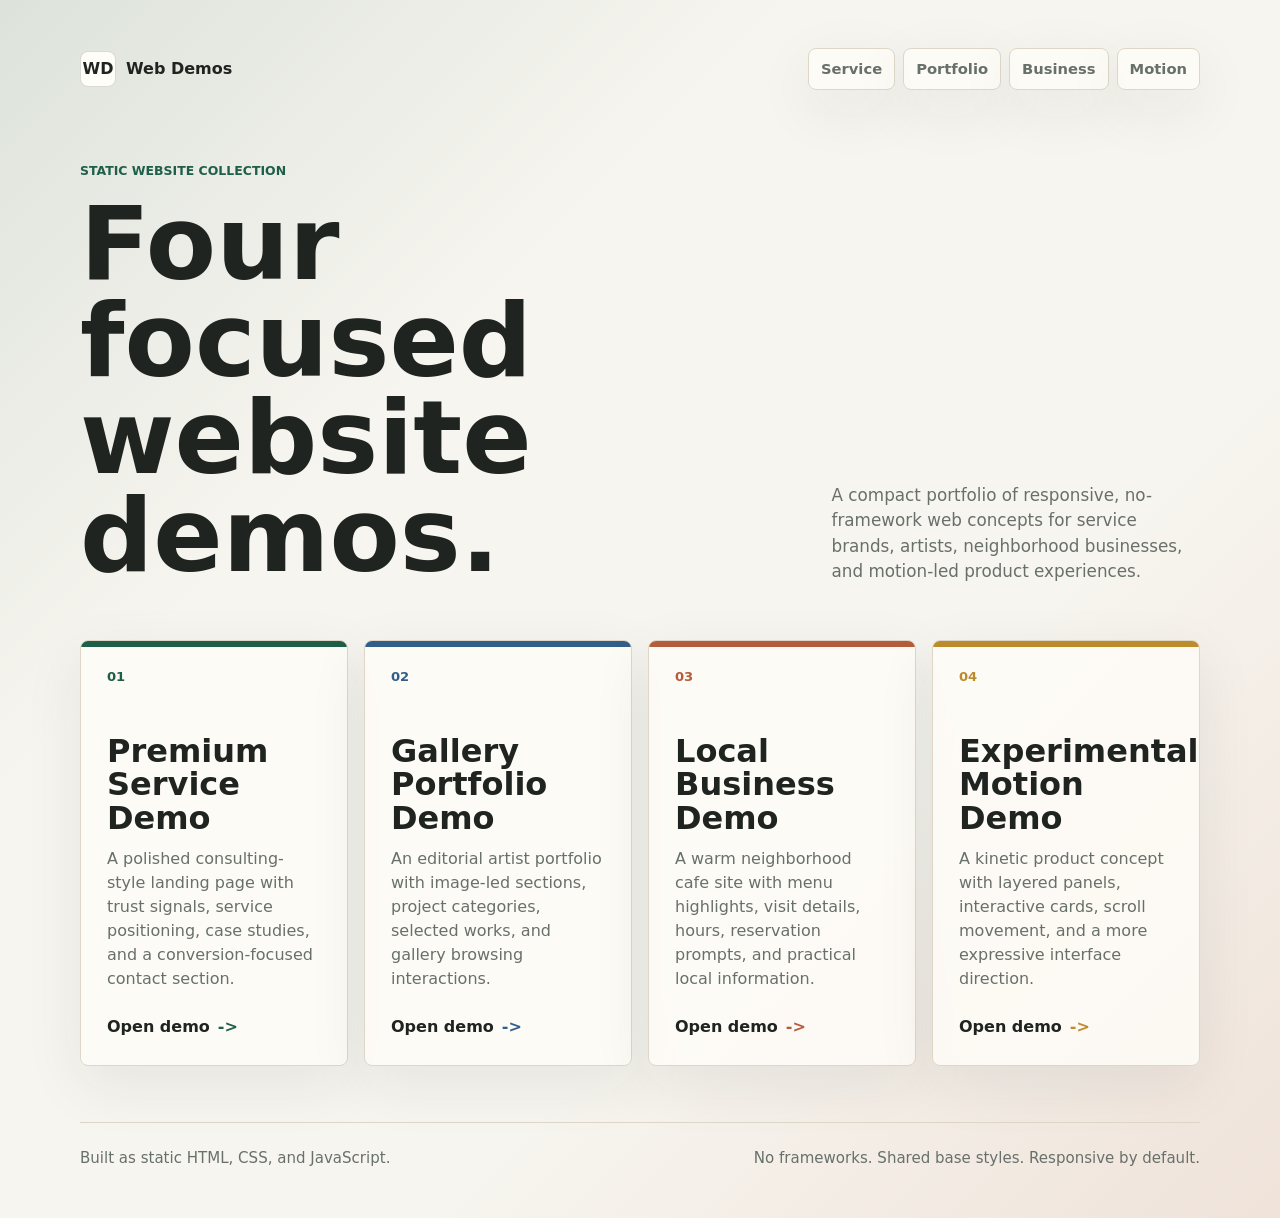
<file: index.html>
<!doctype html>
<html lang="en">
  <head>
    <meta charset="utf-8">
    <meta name="viewport" content="width=device-width, initial-scale=1">
    <meta
      name="description"
      content="A curated index of four static website demos: premium service, gallery portfolio, local business, and experimental motion."
    >
    <title>Web Demos | Static Website Collection</title>
    <link rel="stylesheet" href="shared/base.css">
    <style>
      :root {
        --ink: #1f2421;
        --muted: #68706a;
        --paper: #f7f5ef;
        --panel: #fffdf8;
        --line: #ded7c8;
        --forest: #1f5f4a;
        --clay: #b65c3d;
        --blue: #315f8a;
        --gold: #bc8b2c;
      }

      body {
        color: var(--ink);
        background:
          linear-gradient(135deg, rgba(31, 95, 74, 0.12), transparent 32%),
          linear-gradient(315deg, rgba(182, 92, 61, 0.12), transparent 34%),
          var(--paper);
      }

      .index-shell {
        width: min(1120px, calc(100% - 32px));
        margin: 0 auto;
        padding: 48px 0;
      }

      .index-header {
        display: flex;
        align-items: center;
        justify-content: space-between;
        gap: 24px;
        padding-bottom: 72px;
      }

      .brand {
        display: inline-flex;
        align-items: center;
        gap: 10px;
        color: inherit;
        font-weight: 800;
        text-decoration: none;
      }

      .brand-mark {
        display: grid;
        width: 36px;
        height: 36px;
        place-items: center;
        border: 1px solid rgba(31, 36, 33, 0.16);
        border-radius: 8px;
        background: var(--panel);
      }

      .index-nav {
        display: flex;
        flex-wrap: wrap;
        gap: 8px;
        justify-content: flex-end;
      }

      .index-nav a,
      .demo-card {
        border: 1px solid var(--line);
        border-radius: 8px;
        background: rgba(255, 253, 248, 0.82);
        box-shadow: 0 18px 60px rgba(31, 36, 33, 0.08);
      }

      .index-nav a {
        padding: 9px 12px;
        color: var(--muted);
        font-size: 0.92rem;
        font-weight: 700;
        text-decoration: none;
      }

      .index-nav a:hover,
      .index-nav a:focus-visible {
        color: var(--ink);
        border-color: rgba(31, 36, 33, 0.32);
      }

      .hero {
        display: grid;
        grid-template-columns: minmax(0, 1.05fr) minmax(260px, 0.55fr);
        gap: 48px;
        align-items: end;
        padding-bottom: 56px;
      }

      .eyebrow {
        margin: 0 0 14px;
        color: var(--forest);
        font-size: 0.78rem;
        font-weight: 800;
        text-transform: uppercase;
      }

      h1 {
        max-width: 760px;
        margin: 0;
        font-size: clamp(3rem, 8vw, 6.8rem);
        line-height: 0.95;
        letter-spacing: 0;
      }

      .hero p:not(.eyebrow) {
        max-width: 440px;
        margin: 0;
        color: var(--muted);
        font-size: 1.05rem;
      }

      .demo-grid {
        display: grid;
        grid-template-columns: repeat(4, minmax(0, 1fr));
        gap: 16px;
        margin: 0;
        padding: 0;
        list-style: none;
      }

      .demo-card {
        position: relative;
        min-height: 260px;
        overflow: hidden;
        transition: transform 180ms ease, border-color 180ms ease, box-shadow 180ms ease;
      }

      .demo-card::before {
        position: absolute;
        inset: 0;
        height: 6px;
        content: "";
        background: var(--accent);
      }

      .demo-card:hover,
      .demo-card:focus-within {
        transform: translateY(-4px);
        border-color: rgba(31, 36, 33, 0.34);
        box-shadow: 0 24px 70px rgba(31, 36, 33, 0.12);
      }

      .demo-card a {
        display: grid;
        min-height: 260px;
        padding: 26px;
        color: inherit;
        text-decoration: none;
      }

      .demo-number {
        color: var(--accent);
        font-size: 0.82rem;
        font-weight: 800;
      }

      .demo-card h2 {
        align-self: end;
        margin: 48px 0 12px;
        font-size: clamp(1.45rem, 3vw, 2rem);
        line-height: 1.05;
        letter-spacing: 0;
      }

      .demo-card p {
        margin: 0 0 24px;
        color: var(--muted);
      }

      .demo-action {
        align-self: end;
        display: inline-flex;
        align-items: center;
        gap: 8px;
        color: var(--ink);
        font-weight: 800;
      }

      .demo-action::after {
        content: "->";
        color: var(--accent);
      }

      .page-footer {
        display: flex;
        justify-content: space-between;
        gap: 24px;
        margin-top: 56px;
        padding-top: 24px;
        border-top: 1px solid var(--line);
        color: var(--muted);
        font-size: 0.94rem;
      }

      @media (max-width: 900px) {
        .index-header,
        .hero,
        .page-footer {
          align-items: flex-start;
          grid-template-columns: 1fr;
        }

        .index-header,
        .page-footer {
          flex-direction: column;
        }

        .index-header {
          padding-bottom: 48px;
        }

        .index-nav {
          justify-content: flex-start;
        }

        .demo-grid {
          grid-template-columns: repeat(2, minmax(0, 1fr));
        }
      }

      @media (max-width: 560px) {
        .index-shell {
          width: min(100% - 24px, 1120px);
          padding: 28px 0;
        }

        .index-nav a {
          flex: 1 1 calc(50% - 8px);
          text-align: center;
        }

        .hero {
          gap: 24px;
          padding-bottom: 36px;
        }

        h1 {
          font-size: 3.1rem;
        }

        .demo-grid {
          grid-template-columns: 1fr;
        }

        .demo-card,
        .demo-card a {
          min-height: 230px;
        }
      }
    </style>
  </head>
  <body>
    <div class="index-shell">
      <header class="index-header" aria-label="Site header">
        <a class="brand" href="/web-demos/" aria-label="Web Demos home">
          <span class="brand-mark" aria-hidden="true">WD</span>
          <span>Web Demos</span>
        </a>
        <nav class="index-nav" aria-label="Demo shortcuts">
          <a href="/web-demos/premium-service/">Service</a>
          <a href="/web-demos/gallery-portfolio/">Portfolio</a>
          <a href="/web-demos/local-business/">Business</a>
          <a href="/web-demos/experimental-motion/">Motion</a>
        </nav>
      </header>

      <main>
        <section class="hero" aria-labelledby="page-title">
          <div>
            <p class="eyebrow">Static website collection</p>
            <h1 id="page-title">Four focused website demos.</h1>
          </div>
          <p>
            A compact portfolio of responsive, no-framework web concepts for service brands,
            artists, neighborhood businesses, and motion-led product experiences.
          </p>
        </section>

        <ol class="demo-grid" aria-label="Website demos">
          <li class="demo-card" style="--accent: var(--forest)">
            <a href="/web-demos/premium-service/">
              <span class="demo-number">01</span>
              <h2>Premium Service Demo</h2>
              <p>
                A polished consulting-style landing page with trust signals,
                service positioning, case studies, and a conversion-focused contact section.
              </p>
              <span class="demo-action">Open demo</span>
            </a>
          </li>

          <li class="demo-card" style="--accent: var(--blue)">
            <a href="/web-demos/gallery-portfolio/">
              <span class="demo-number">02</span>
              <h2>Gallery Portfolio Demo</h2>
              <p>
                An editorial artist portfolio with image-led sections,
                project categories, selected works, and gallery browsing interactions.
              </p>
              <span class="demo-action">Open demo</span>
            </a>
          </li>

          <li class="demo-card" style="--accent: var(--clay)">
            <a href="/web-demos/local-business/">
              <span class="demo-number">03</span>
              <h2>Local Business Demo</h2>
              <p>
                A warm neighborhood cafe site with menu highlights, visit details,
                hours, reservation prompts, and practical local information.
              </p>
              <span class="demo-action">Open demo</span>
            </a>
          </li>

          <li class="demo-card" style="--accent: var(--gold)">
            <a href="/web-demos/experimental-motion/">
              <span class="demo-number">04</span>
              <h2>Experimental Motion Demo</h2>
              <p>
                A kinetic product concept with layered panels, interactive cards,
                scroll movement, and a more expressive interface direction.
              </p>
              <span class="demo-action">Open demo</span>
            </a>
          </li>
        </ol>
      </main>

      <footer class="page-footer">
        <span>Built as static HTML, CSS, and JavaScript.</span>
        <span>No frameworks. Shared base styles. Responsive by default.</span>
      </footer>
    </div>
  </body>
</html>
</file>
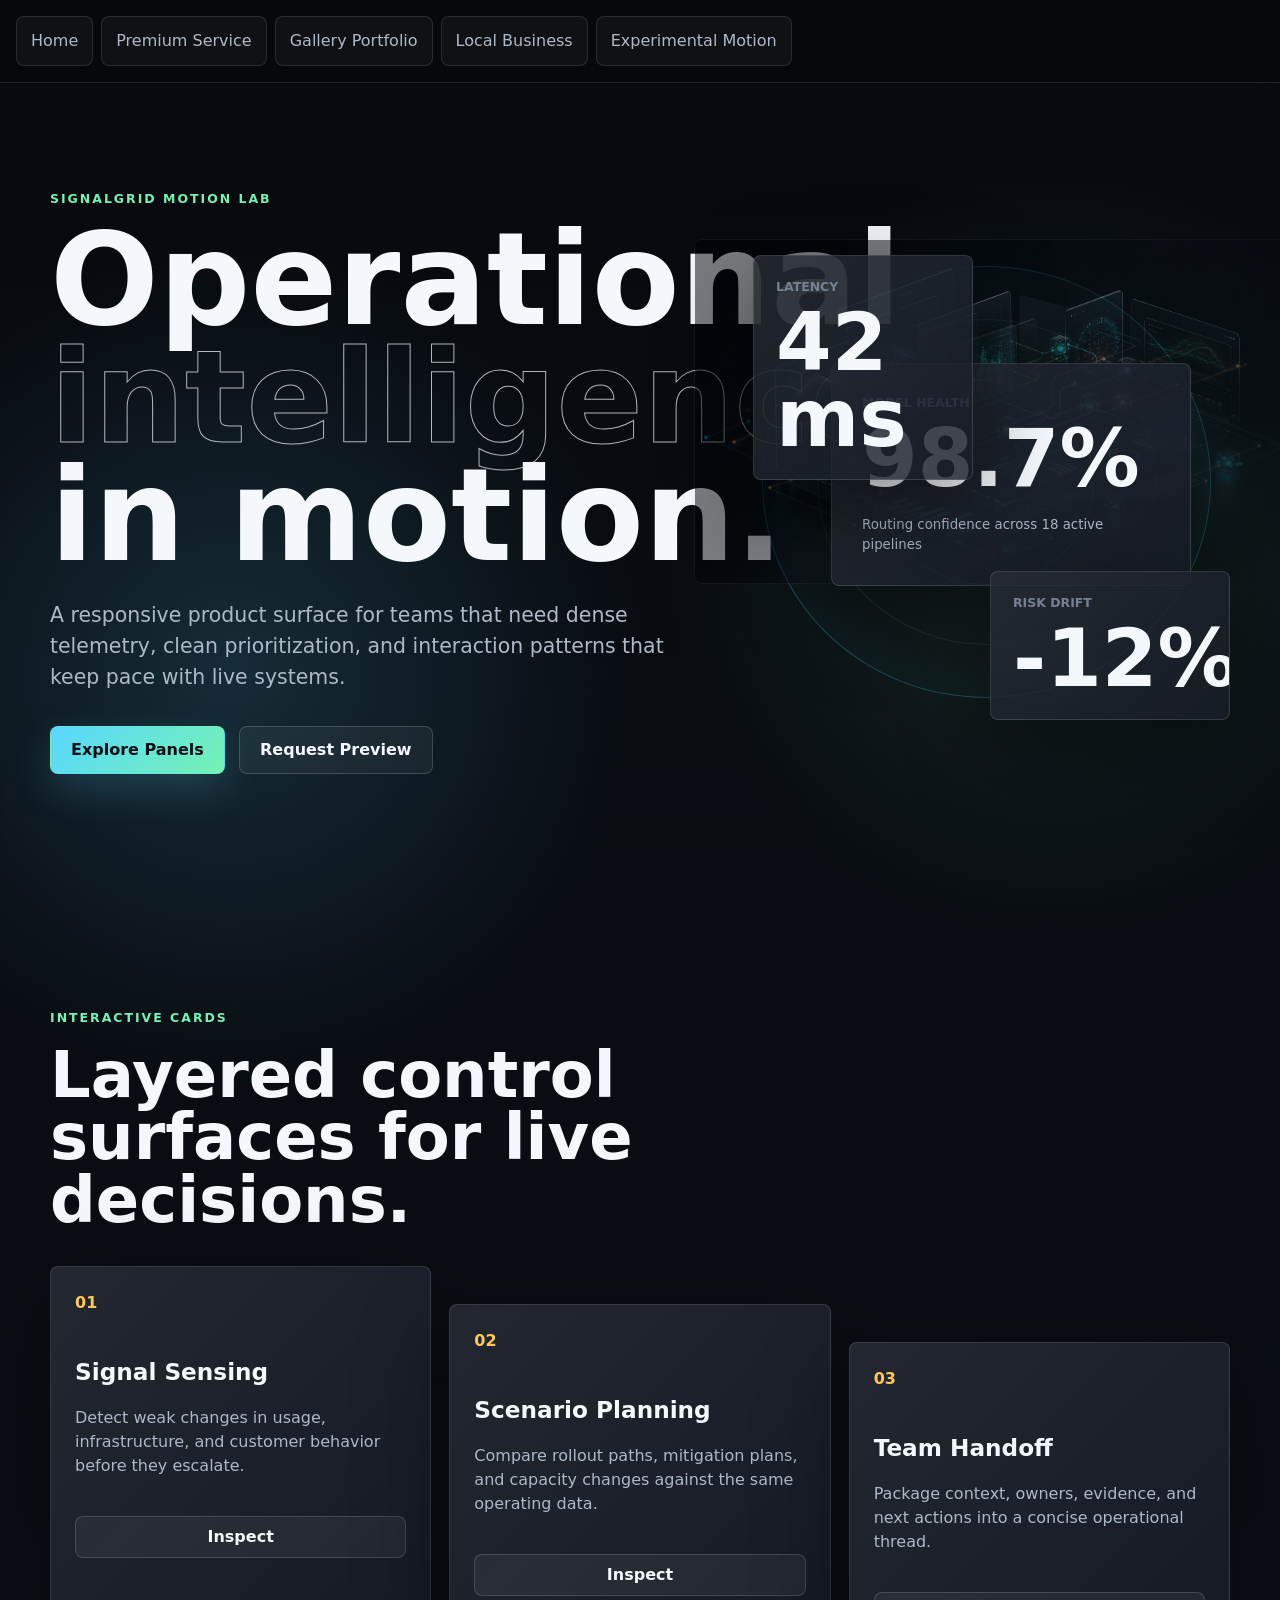
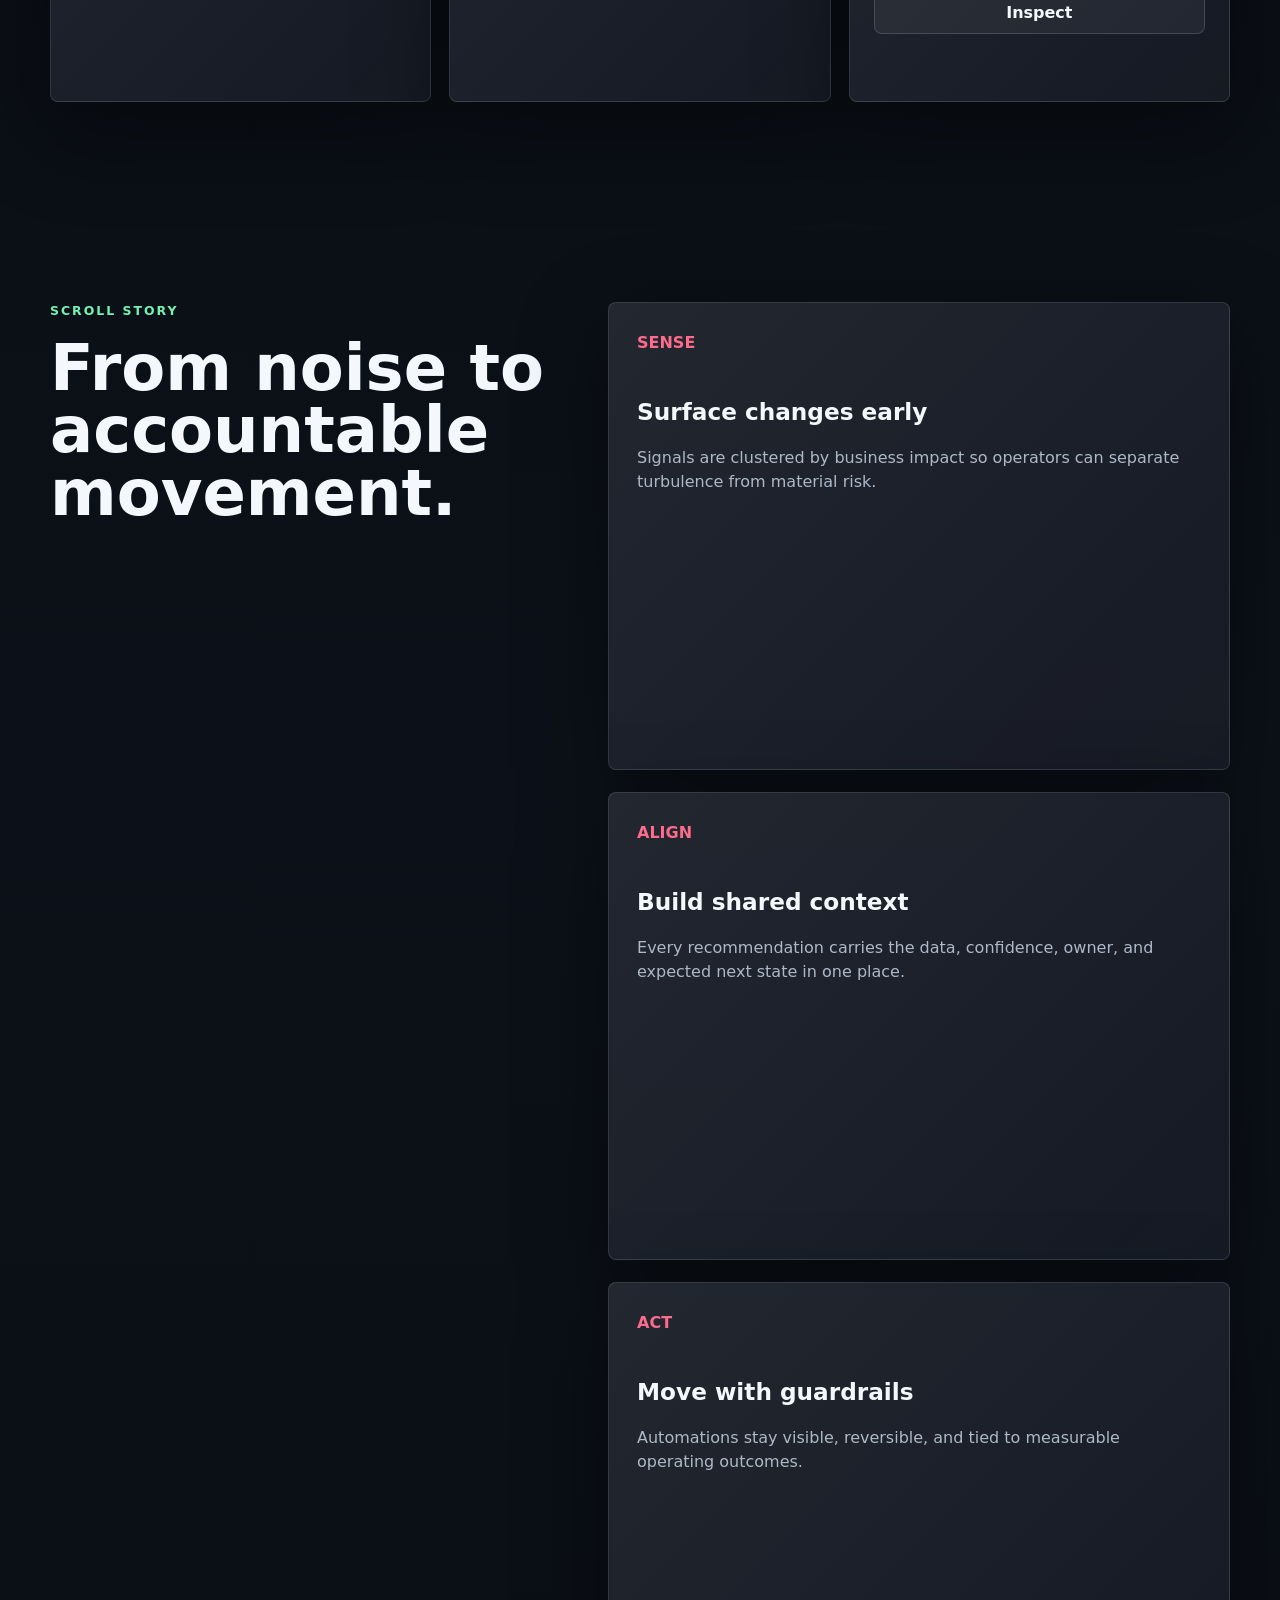
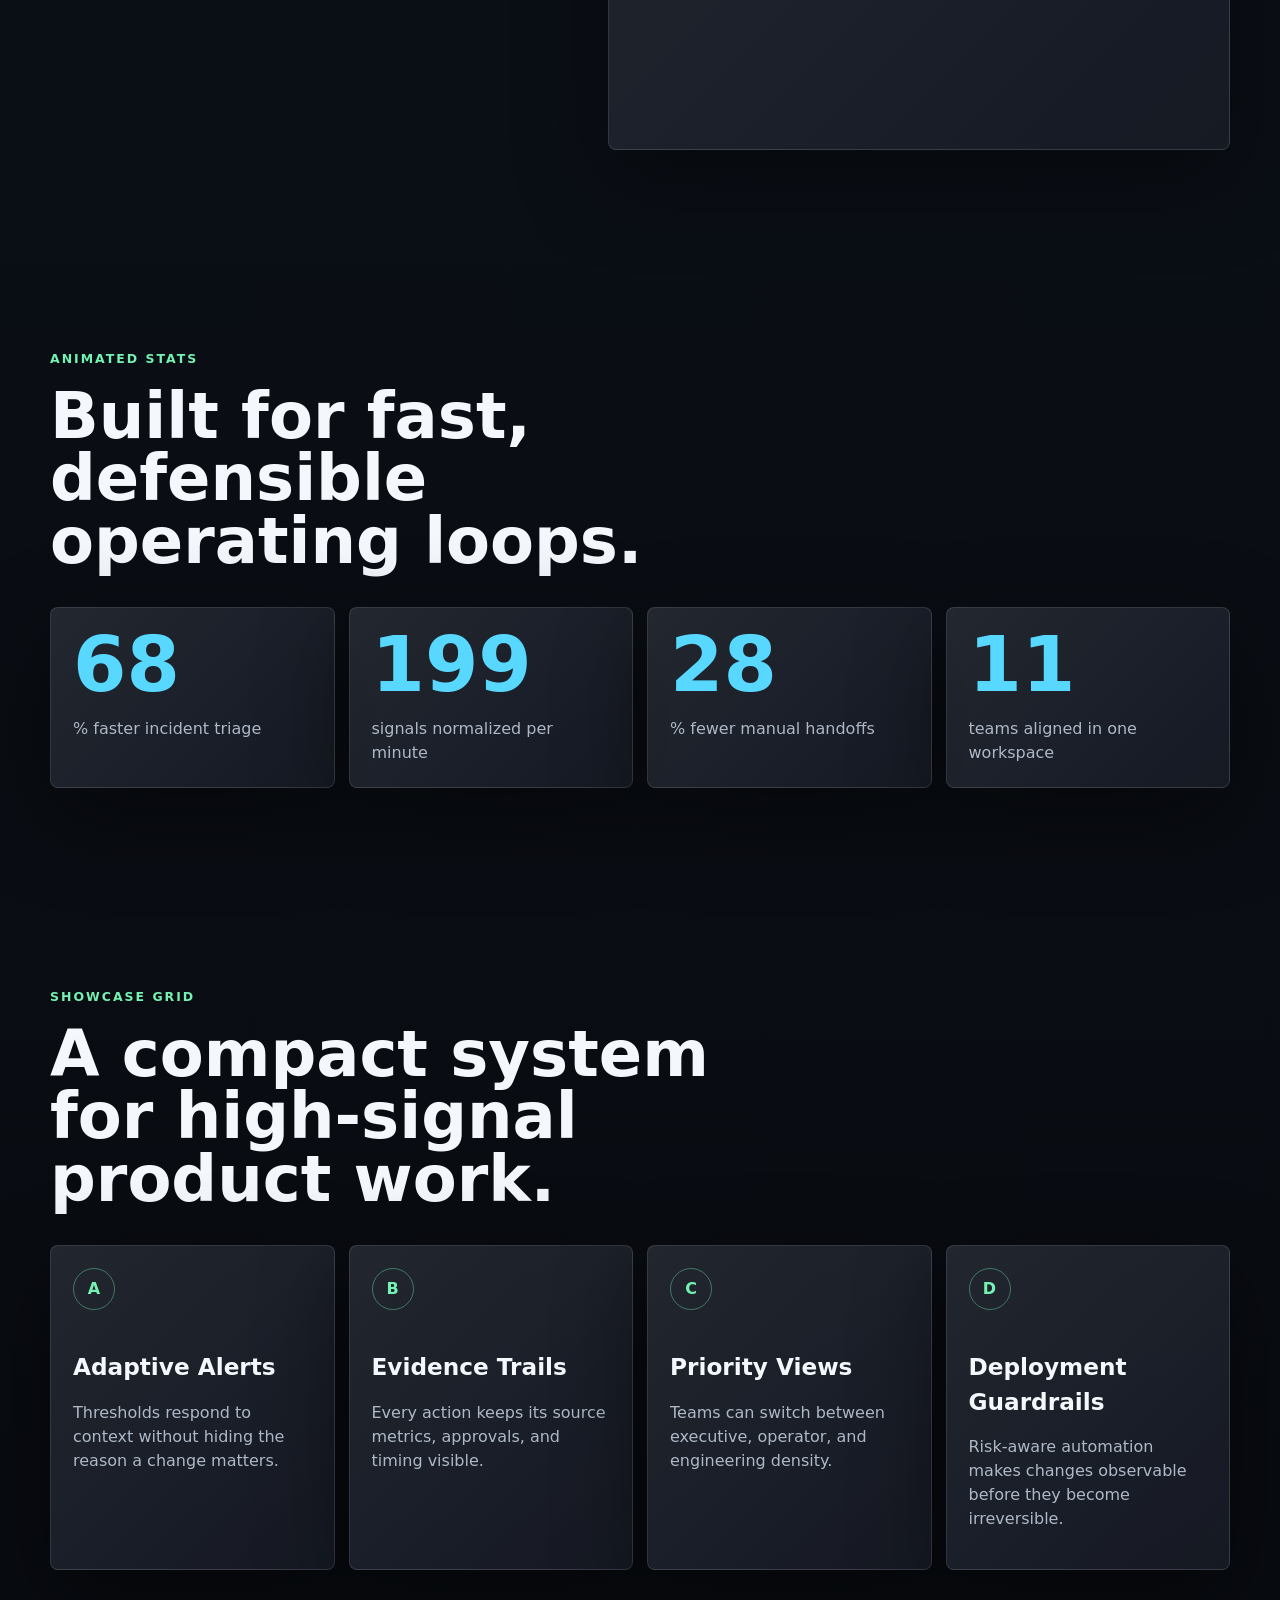
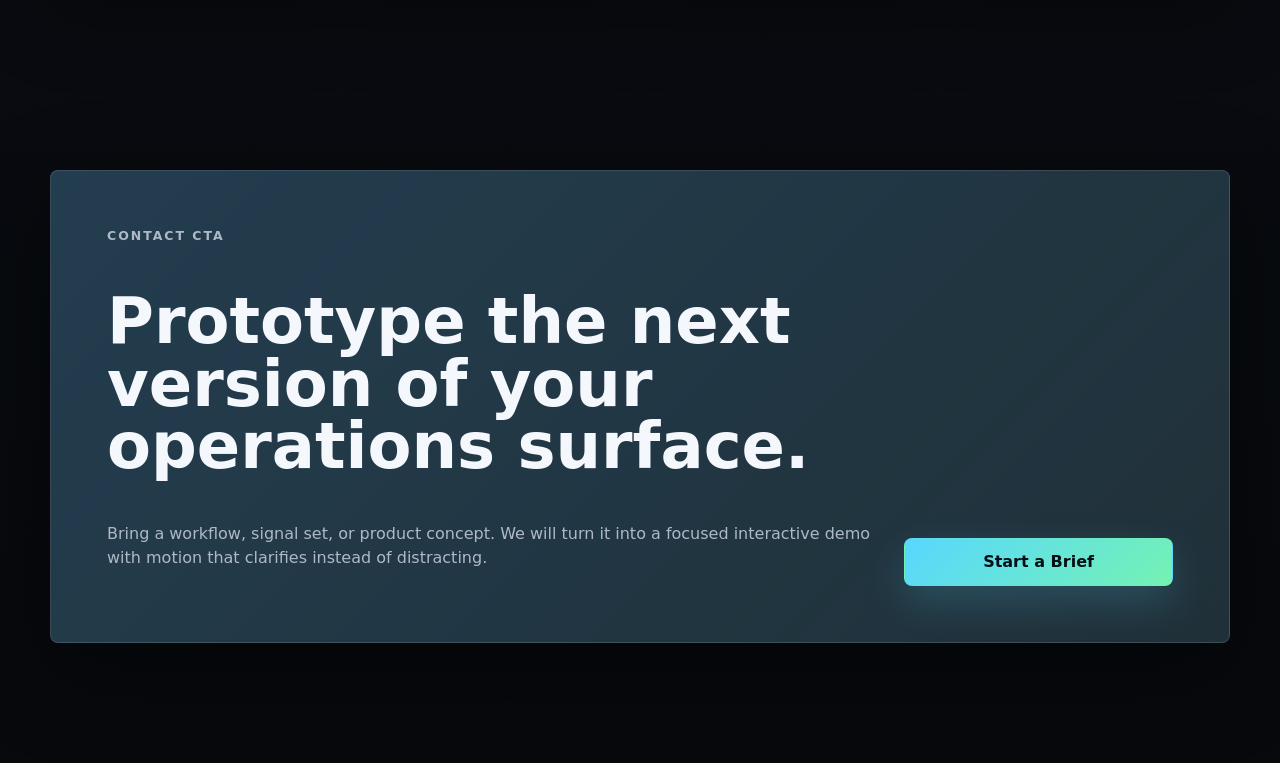
<file: experimental-motion/index.html>
<!doctype html>
<html lang="en">
  <head>
    <meta charset="utf-8">
    <meta name="viewport" content="width=device-width, initial-scale=1">
    <meta
      name="description"
      content="A professional one-page interactive demo with kinetic typography, layered cards, scroll motion, and product-focused panels."
    >
    <title>Experimental Motion | SignalGrid</title>
    <link rel="stylesheet" href="../shared/base.css">
    <link rel="stylesheet" href="styles.css">
    <script src="../shared/nav.js" defer></script>
    <script src="script.js" defer></script>
  </head>
  <body>
    <div class="scroll-progress" aria-hidden="true"></div>
    <div class="cursor-glow" aria-hidden="true"></div>

    <main class="motion-page">
      <section class="hero section" aria-labelledby="hero-title">
        <div class="hero__content">
          <p class="eyebrow reveal">SignalGrid Motion Lab</p>
          <h1 id="hero-title" class="kinetic-title reveal">
            <span>Operational</span>
            <span>intelligence</span>
            <span>in motion.</span>
          </h1>
          <p class="hero__copy reveal">
            A responsive product surface for teams that need dense telemetry,
            clean prioritization, and interaction patterns that keep pace with
            live systems.
          </p>
          <div class="hero__actions reveal" aria-label="Primary actions">
            <a class="magnetic-button button button--primary" href="#panels">Explore Panels</a>
            <a class="magnetic-button button button--ghost" href="#contact">Request Preview</a>
          </div>
        </div>

        <div class="hero-orbit reveal" aria-label="Live operating model preview">
          <img
            class="hero-visual"
            src="assets/hero-operations.png"
            alt="Abstract operational intelligence interface with layered data panels and connected signal nodes"
          >
          <div class="orbit-card orbit-card--main interactive-card">
            <span class="card-kicker">Model Health</span>
            <strong>98.7%</strong>
            <small>Routing confidence across 18 active pipelines</small>
          </div>
          <div class="orbit-card orbit-card--top interactive-card">
            <span>Latency</span>
            <strong>42 ms</strong>
          </div>
          <div class="orbit-card orbit-card--bottom interactive-card">
            <span>Risk Drift</span>
            <strong>-12%</strong>
          </div>
          <div class="orbit-rings" aria-hidden="true"></div>
        </div>
      </section>

      <section id="panels" class="section panels" aria-labelledby="panels-title">
        <div class="section-heading reveal">
          <p class="eyebrow">Interactive Cards</p>
          <h2 id="panels-title">Layered control surfaces for live decisions.</h2>
        </div>
        <div class="panel-grid">
          <article class="feature-panel interactive-card reveal" data-panel="sensing">
            <span class="panel-index">01</span>
            <h3>Signal Sensing</h3>
            <p>Detect weak changes in usage, infrastructure, and customer behavior before they escalate.</p>
            <button class="panel-toggle" type="button" aria-expanded="false">Inspect</button>
            <div class="panel-detail">
              <strong>Active watchlist</strong>
              <span>37 services monitored with adaptive thresholds.</span>
            </div>
          </article>
          <article class="feature-panel interactive-card reveal" data-panel="planning">
            <span class="panel-index">02</span>
            <h3>Scenario Planning</h3>
            <p>Compare rollout paths, mitigation plans, and capacity changes against the same operating data.</p>
            <button class="panel-toggle" type="button" aria-expanded="false">Inspect</button>
            <div class="panel-detail">
              <strong>Recommended path</strong>
              <span>Staggered deployment with automated rollback guardrails.</span>
            </div>
          </article>
          <article class="feature-panel interactive-card reveal" data-panel="handoff">
            <span class="panel-index">03</span>
            <h3>Team Handoff</h3>
            <p>Package context, owners, evidence, and next actions into a concise operational thread.</p>
            <button class="panel-toggle" type="button" aria-expanded="false">Inspect</button>
            <div class="panel-detail">
              <strong>Current queue</strong>
              <span>9 handoffs ready with dependency maps attached.</span>
            </div>
          </article>
        </div>
      </section>

      <section class="section story" aria-labelledby="story-title">
        <div class="story__sticky">
          <p class="eyebrow reveal">Scroll Story</p>
          <h2 id="story-title" class="reveal">From noise to accountable movement.</h2>
        </div>
        <div class="story-steps">
          <article class="story-step reveal">
            <span>Sense</span>
            <h3>Surface changes early</h3>
            <p>Signals are clustered by business impact so operators can separate turbulence from material risk.</p>
          </article>
          <article class="story-step reveal">
            <span>Align</span>
            <h3>Build shared context</h3>
            <p>Every recommendation carries the data, confidence, owner, and expected next state in one place.</p>
          </article>
          <article class="story-step reveal">
            <span>Act</span>
            <h3>Move with guardrails</h3>
            <p>Automations stay visible, reversible, and tied to measurable operating outcomes.</p>
          </article>
        </div>
      </section>

      <section class="section stats" aria-labelledby="stats-title">
        <div class="section-heading reveal">
          <p class="eyebrow">Animated Stats</p>
          <h2 id="stats-title">Built for fast, defensible operating loops.</h2>
        </div>
        <div class="stats-grid">
          <div class="stat reveal">
            <strong data-count="74">0</strong>
            <span>% faster incident triage</span>
          </div>
          <div class="stat reveal">
            <strong data-count="218">0</strong>
            <span>signals normalized per minute</span>
          </div>
          <div class="stat reveal">
            <strong data-count="31">0</strong>
            <span>% fewer manual handoffs</span>
          </div>
          <div class="stat reveal">
            <strong data-count="12">0</strong>
            <span>teams aligned in one workspace</span>
          </div>
        </div>
      </section>

      <section class="section showcase" aria-labelledby="showcase-title">
        <div class="section-heading reveal">
          <p class="eyebrow">Showcase Grid</p>
          <h2 id="showcase-title">A compact system for high-signal product work.</h2>
        </div>
        <div class="showcase-grid">
          <article class="showcase-item reveal">
            <span class="showcase-icon">A</span>
            <h3>Adaptive Alerts</h3>
            <p>Thresholds respond to context without hiding the reason a change matters.</p>
          </article>
          <article class="showcase-item reveal">
            <span class="showcase-icon">B</span>
            <h3>Evidence Trails</h3>
            <p>Every action keeps its source metrics, approvals, and timing visible.</p>
          </article>
          <article class="showcase-item reveal">
            <span class="showcase-icon">C</span>
            <h3>Priority Views</h3>
            <p>Teams can switch between executive, operator, and engineering density.</p>
          </article>
          <article class="showcase-item reveal">
            <span class="showcase-icon">D</span>
            <h3>Deployment Guardrails</h3>
            <p>Risk-aware automation makes changes observable before they become irreversible.</p>
          </article>
        </div>
      </section>

      <section id="contact" class="section contact" aria-labelledby="contact-title">
        <div class="contact__inner reveal">
          <p class="eyebrow">Contact CTA</p>
          <h2 id="contact-title">Prototype the next version of your operations surface.</h2>
          <p>
            Bring a workflow, signal set, or product concept. We will turn it
            into a focused interactive demo with motion that clarifies instead
            of distracting.
          </p>
          <a class="magnetic-button button button--primary" href="mailto:hello@example.com">Start a Brief</a>
        </div>
      </section>
    </main>
  </body>
</html>
</file>
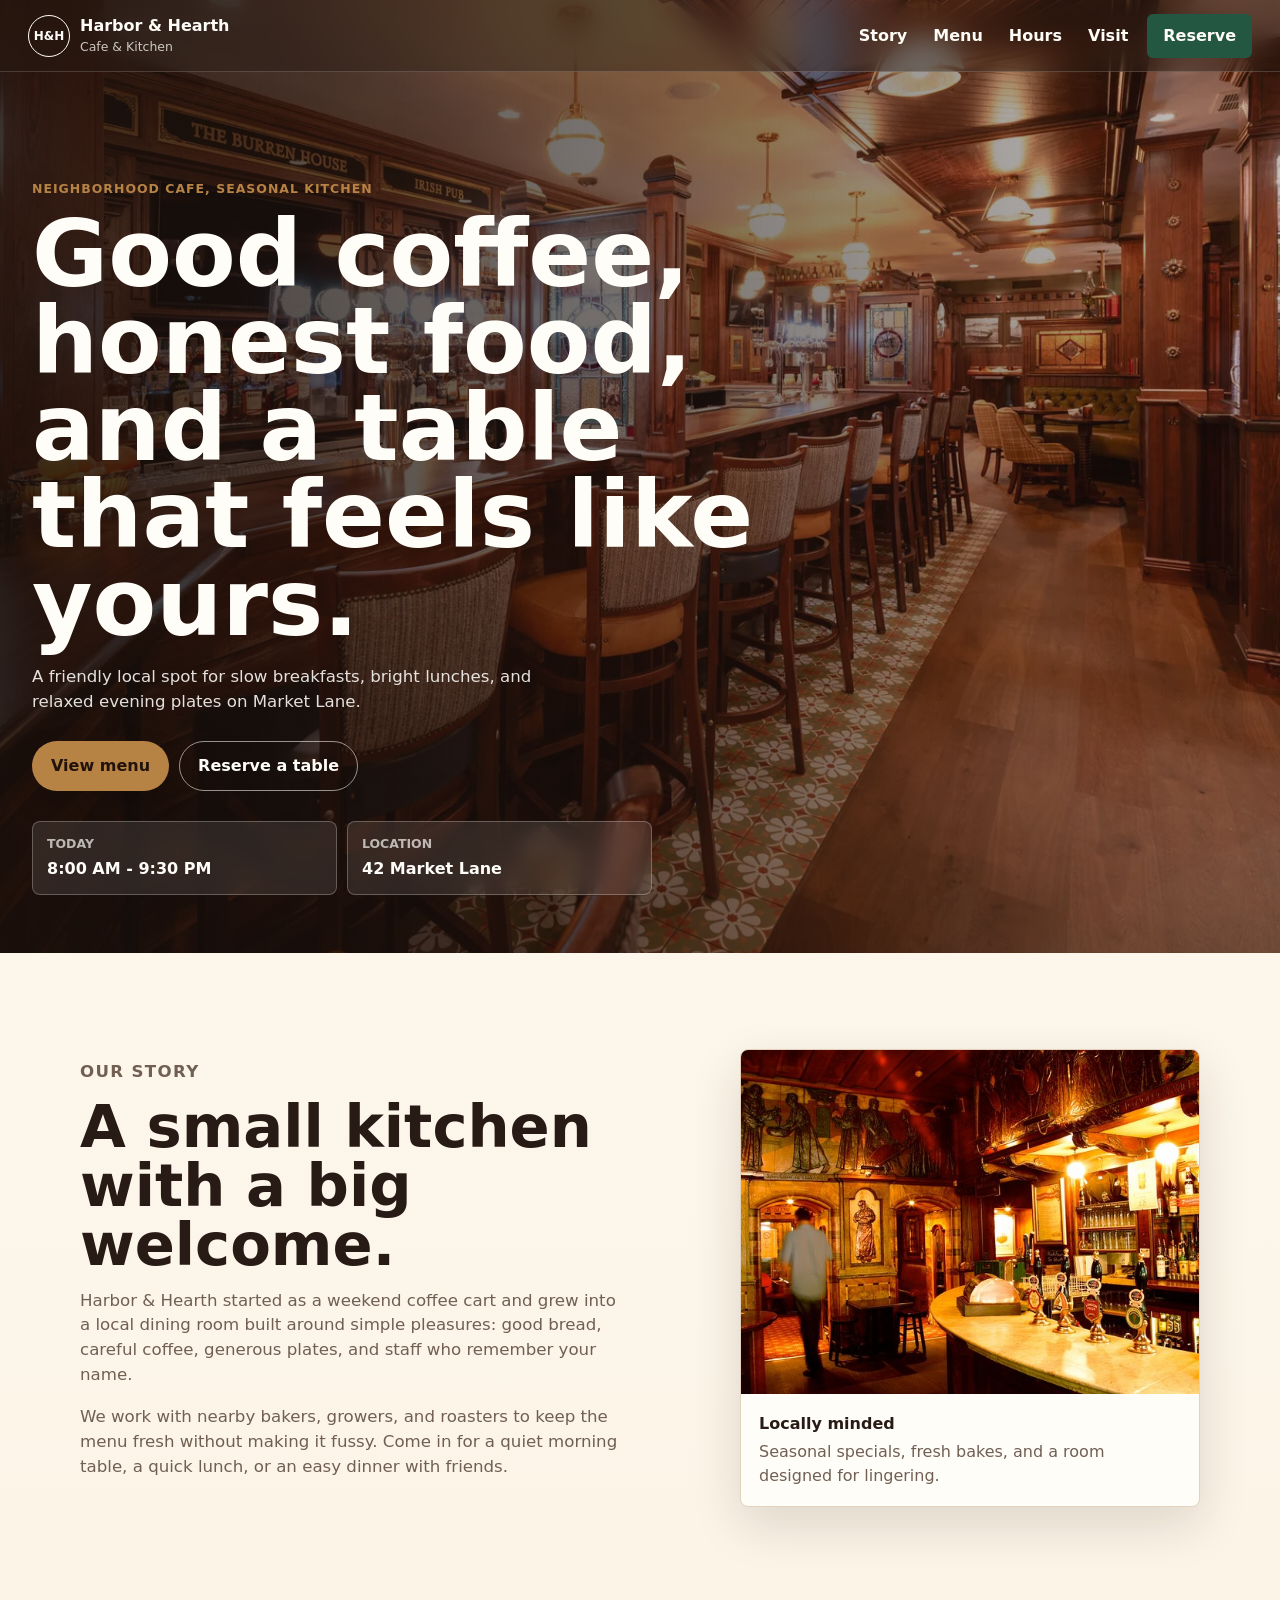
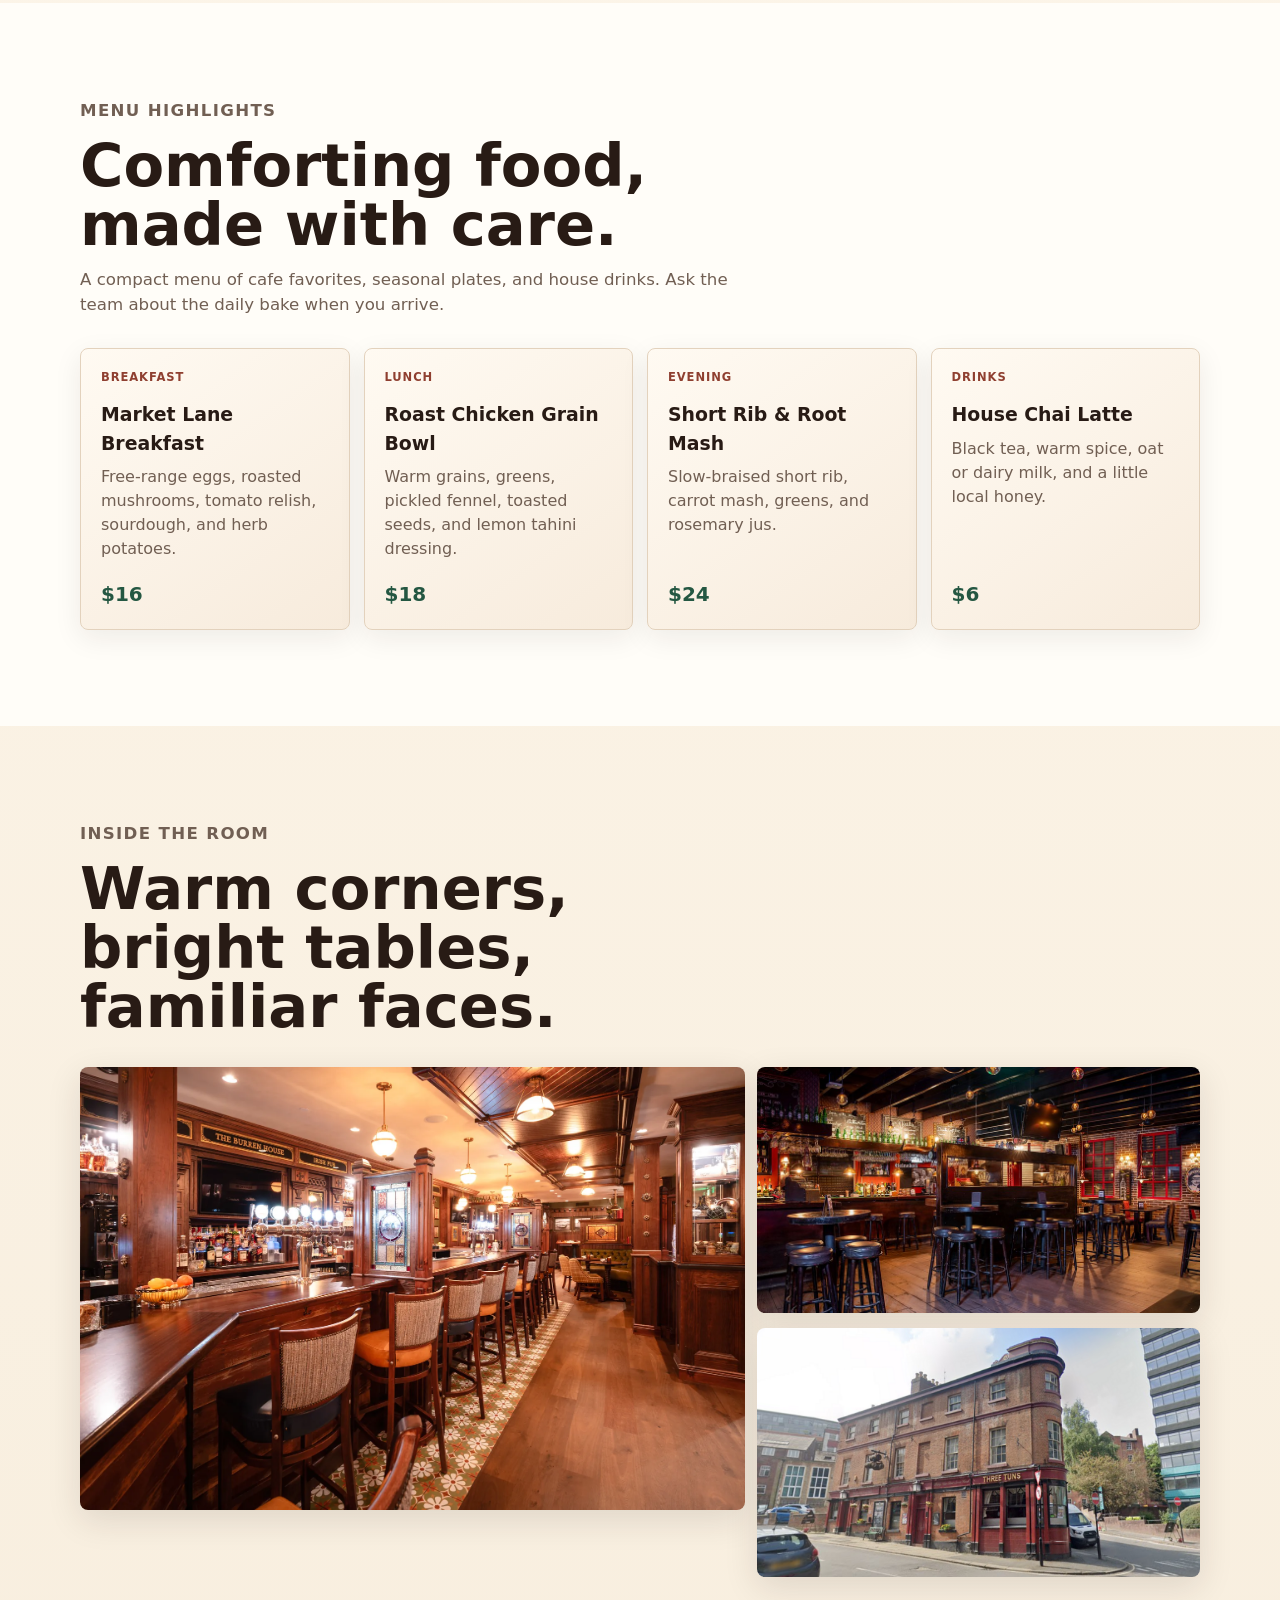
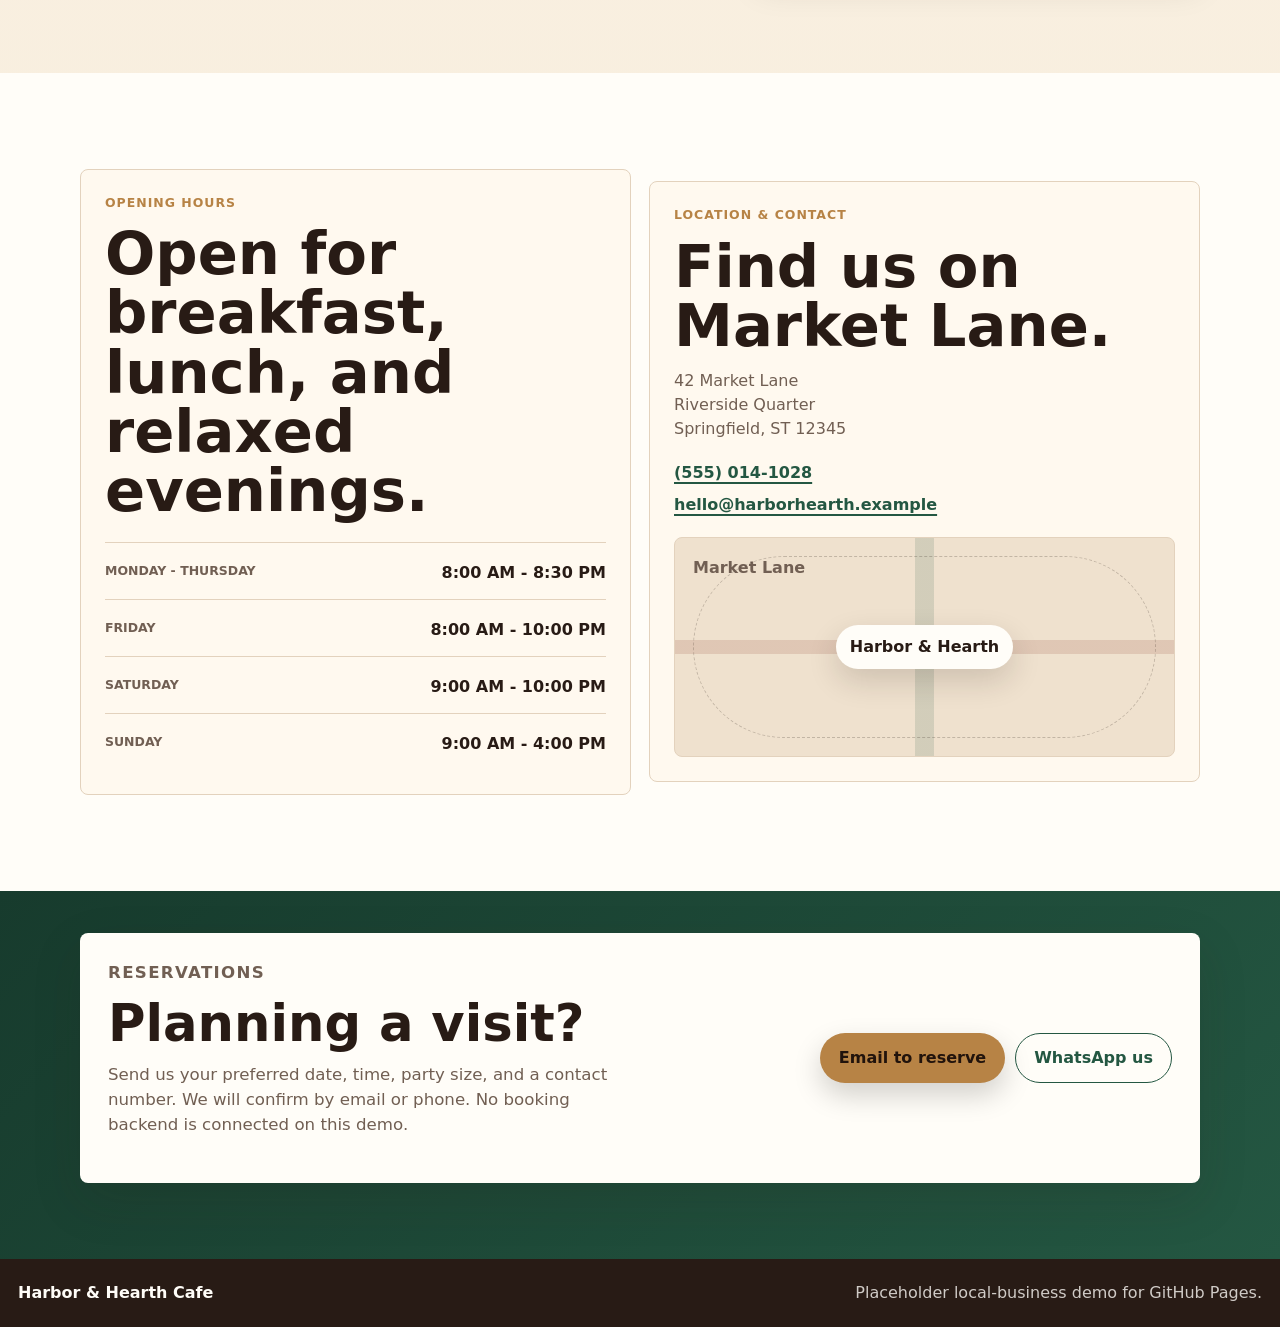
<file: local-business/index.html>
<!doctype html>
<html lang="en">
  <head>
    <meta charset="utf-8">
    <meta name="viewport" content="width=device-width, initial-scale=1">
    <meta
      name="description"
      content="Harbor & Hearth is a warm local cafe and restaurant serving seasonal plates, coffee, and relaxed evenings."
    >
    <title>Harbor & Hearth Cafe</title>
    <link rel="stylesheet" href="../shared/base.css">
    <link rel="stylesheet" href="styles.css">
    <script src="script.js" defer></script>
  </head>
  <body>
    <a class="skip-link" href="#main">Skip to content</a>

    <header class="business-nav" data-nav>
      <a class="brand" href="#top" aria-label="Harbor & Hearth home">
        <span class="brand-mark" aria-hidden="true">H&H</span>
        <span>
          <span class="brand-name">Harbor & Hearth</span>
          <span class="brand-subtitle">Cafe & Kitchen</span>
        </span>
      </a>

      <button class="nav-toggle" type="button" aria-expanded="false" aria-controls="site-menu">
        <span class="nav-toggle-icon" aria-hidden="true">
          <span></span>
          <span></span>
          <span></span>
        </span>
        Menu
      </button>

      <nav class="nav-links" id="site-menu" aria-label="Primary navigation">
        <a href="#story">Story</a>
        <a href="#menu">Menu</a>
        <a href="#hours">Hours</a>
        <a href="#visit">Visit</a>
        <a class="nav-cta" href="mailto:hello@harborhearth.example?subject=Reservation%20request">Reserve</a>
      </nav>
    </header>

    <main id="main">
      <section class="hero" id="top" aria-labelledby="hero-title">
        <div class="hero-bg" data-parallax></div>
        <div class="hero-overlay"></div>
        <div class="hero-content reveal">
          <p class="eyebrow">Neighborhood cafe, seasonal kitchen</p>
          <h1 id="hero-title">Good coffee, honest food, and a table that feels like yours.</h1>
          <p class="hero-copy">
            A friendly local spot for slow breakfasts, bright lunches, and relaxed evening plates
            on Market Lane.
          </p>
          <div class="hero-actions">
            <a class="button primary" href="#menu">View menu</a>
            <a class="button secondary" href="mailto:hello@harborhearth.example?subject=Reservation%20request">Reserve a table</a>
          </div>
          <dl class="quick-details" aria-label="Quick cafe details">
            <div>
              <dt>Today</dt>
              <dd>8:00 AM - 9:30 PM</dd>
            </div>
            <div>
              <dt>Location</dt>
              <dd>42 Market Lane</dd>
            </div>
          </dl>
        </div>
      </section>

      <section class="section story-section" id="story">
        <div class="section-inner two-column">
          <div class="section-copy reveal">
            <p class="eyebrow">Our story</p>
            <h2>A small kitchen with a big welcome.</h2>
            <p>
              Harbor & Hearth started as a weekend coffee cart and grew into a local dining room
              built around simple pleasures: good bread, careful coffee, generous plates, and staff
              who remember your name.
            </p>
            <p>
              We work with nearby bakers, growers, and roasters to keep the menu fresh without
              making it fussy. Come in for a quiet morning table, a quick lunch, or an easy dinner
              with friends.
            </p>
          </div>
          <div class="story-card reveal">
            <img src="assets/d3.jpg" alt="Warmly lit restaurant bar with tables and taps">
            <div>
              <strong>Locally minded</strong>
              <span>Seasonal specials, fresh bakes, and a room designed for lingering.</span>
            </div>
          </div>
        </div>
      </section>

      <section class="section menu-section" id="menu">
        <div class="section-inner">
          <div class="section-heading reveal">
            <p class="eyebrow">Menu highlights</p>
            <h2>Comforting food, made with care.</h2>
            <p>
              A compact menu of cafe favorites, seasonal plates, and house drinks. Ask the team
              about the daily bake when you arrive.
            </p>
          </div>

          <div class="menu-grid">
            <article class="menu-card reveal">
              <div>
                <span class="menu-type">Breakfast</span>
                <h3>Market Lane Breakfast</h3>
                <p>Free-range eggs, roasted mushrooms, tomato relish, sourdough, and herb potatoes.</p>
              </div>
              <span class="price">$16</span>
            </article>
            <article class="menu-card reveal">
              <div>
                <span class="menu-type">Lunch</span>
                <h3>Roast Chicken Grain Bowl</h3>
                <p>Warm grains, greens, pickled fennel, toasted seeds, and lemon tahini dressing.</p>
              </div>
              <span class="price">$18</span>
            </article>
            <article class="menu-card reveal">
              <div>
                <span class="menu-type">Evening</span>
                <h3>Short Rib & Root Mash</h3>
                <p>Slow-braised short rib, carrot mash, greens, and rosemary jus.</p>
              </div>
              <span class="price">$24</span>
            </article>
            <article class="menu-card reveal">
              <div>
                <span class="menu-type">Drinks</span>
                <h3>House Chai Latte</h3>
                <p>Black tea, warm spice, oat or dairy milk, and a little local honey.</p>
              </div>
              <span class="price">$6</span>
            </article>
          </div>
        </div>
      </section>

      <section class="section gallery-section" id="gallery" aria-labelledby="gallery-title">
        <div class="section-inner">
          <div class="section-heading reveal">
            <p class="eyebrow">Inside the room</p>
            <h2 id="gallery-title">Warm corners, bright tables, familiar faces.</h2>
          </div>
          <div class="gallery-grid">
            <img class="gallery-large reveal" src="assets/5_89.webp" alt="Polished wooden restaurant bar with warm lighting">
            <img class="reveal" src="assets/room.jpg" alt="Cozy cafe bar with pendant lights and high tables">
            <img class="reveal" src="assets/6.png" alt="Exterior of a brick corner restaurant building">
          </div>
        </div>
      </section>

      <section class="section details-section" id="hours">
        <div class="section-inner details-grid">
          <div class="hours-panel reveal">
            <p class="eyebrow">Opening hours</p>
            <h2>Open for breakfast, lunch, and relaxed evenings.</h2>
            <dl class="hours-list">
              <div>
                <dt>Monday - Thursday</dt>
                <dd>8:00 AM - 8:30 PM</dd>
              </div>
              <div>
                <dt>Friday</dt>
                <dd>8:00 AM - 10:00 PM</dd>
              </div>
              <div>
                <dt>Saturday</dt>
                <dd>9:00 AM - 10:00 PM</dd>
              </div>
              <div>
                <dt>Sunday</dt>
                <dd>9:00 AM - 4:00 PM</dd>
              </div>
            </dl>
          </div>

          <div class="contact-panel reveal" id="visit">
            <p class="eyebrow">Location & contact</p>
            <h2>Find us on Market Lane.</h2>
            <address>
              42 Market Lane<br>
              Riverside Quarter<br>
              Springfield, ST 12345
            </address>
            <div class="contact-links">
              <a href="tel:+15550141028">(555) 014-1028</a>
              <a href="mailto:hello@harborhearth.example">hello@harborhearth.example</a>
            </div>
            <div class="map-placeholder" aria-label="Map placeholder showing Harbor & Hearth on Market Lane">
              <span>Market Lane</span>
              <strong>Harbor & Hearth</strong>
            </div>
          </div>
        </div>
      </section>

      <section class="reservation-section">
        <div class="section-inner reservation-card reveal">
          <div>
            <p class="eyebrow">Reservations</p>
            <h2>Planning a visit?</h2>
            <p>
              Send us your preferred date, time, party size, and a contact number. We will confirm
              by email or phone. No booking backend is connected on this demo.
            </p>
          </div>
          <div class="reservation-actions">
            <a class="button primary" href="mailto:hello@harborhearth.example?subject=Reservation%20request&body=Preferred%20date%3A%0APreferred%20time%3A%0AParty%20size%3A%0AContact%20number%3A">
              Email to reserve
            </a>
            <a class="button outline" href="https://wa.me/15550141028?text=Hello%20Harbor%20%26%20Hearth%2C%20I%27d%20like%20to%20request%20a%20reservation.">
              WhatsApp us
            </a>
          </div>
        </div>
      </section>
    </main>

    <footer class="site-footer">
      <span>Harbor & Hearth Cafe</span>
      <span>Placeholder local-business demo for GitHub Pages.</span>
    </footer>
  </body>
</html>
</file>
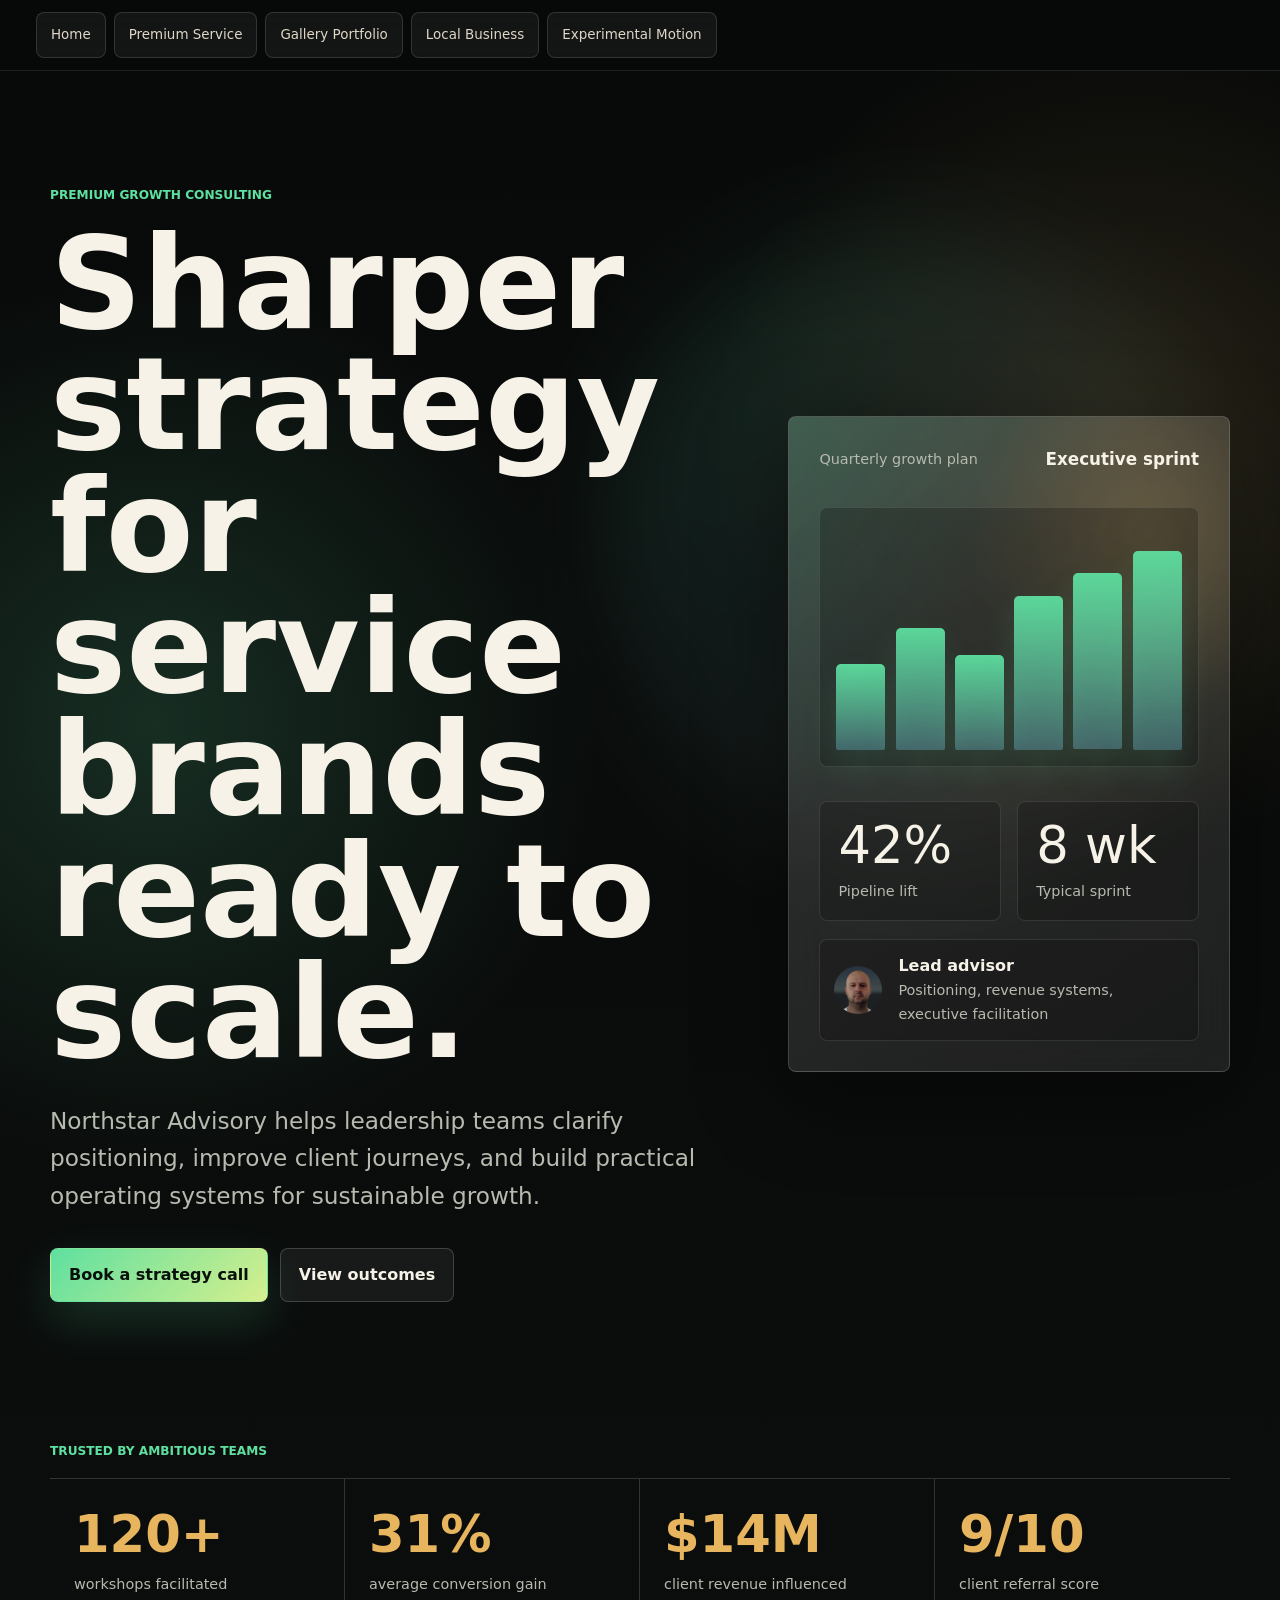
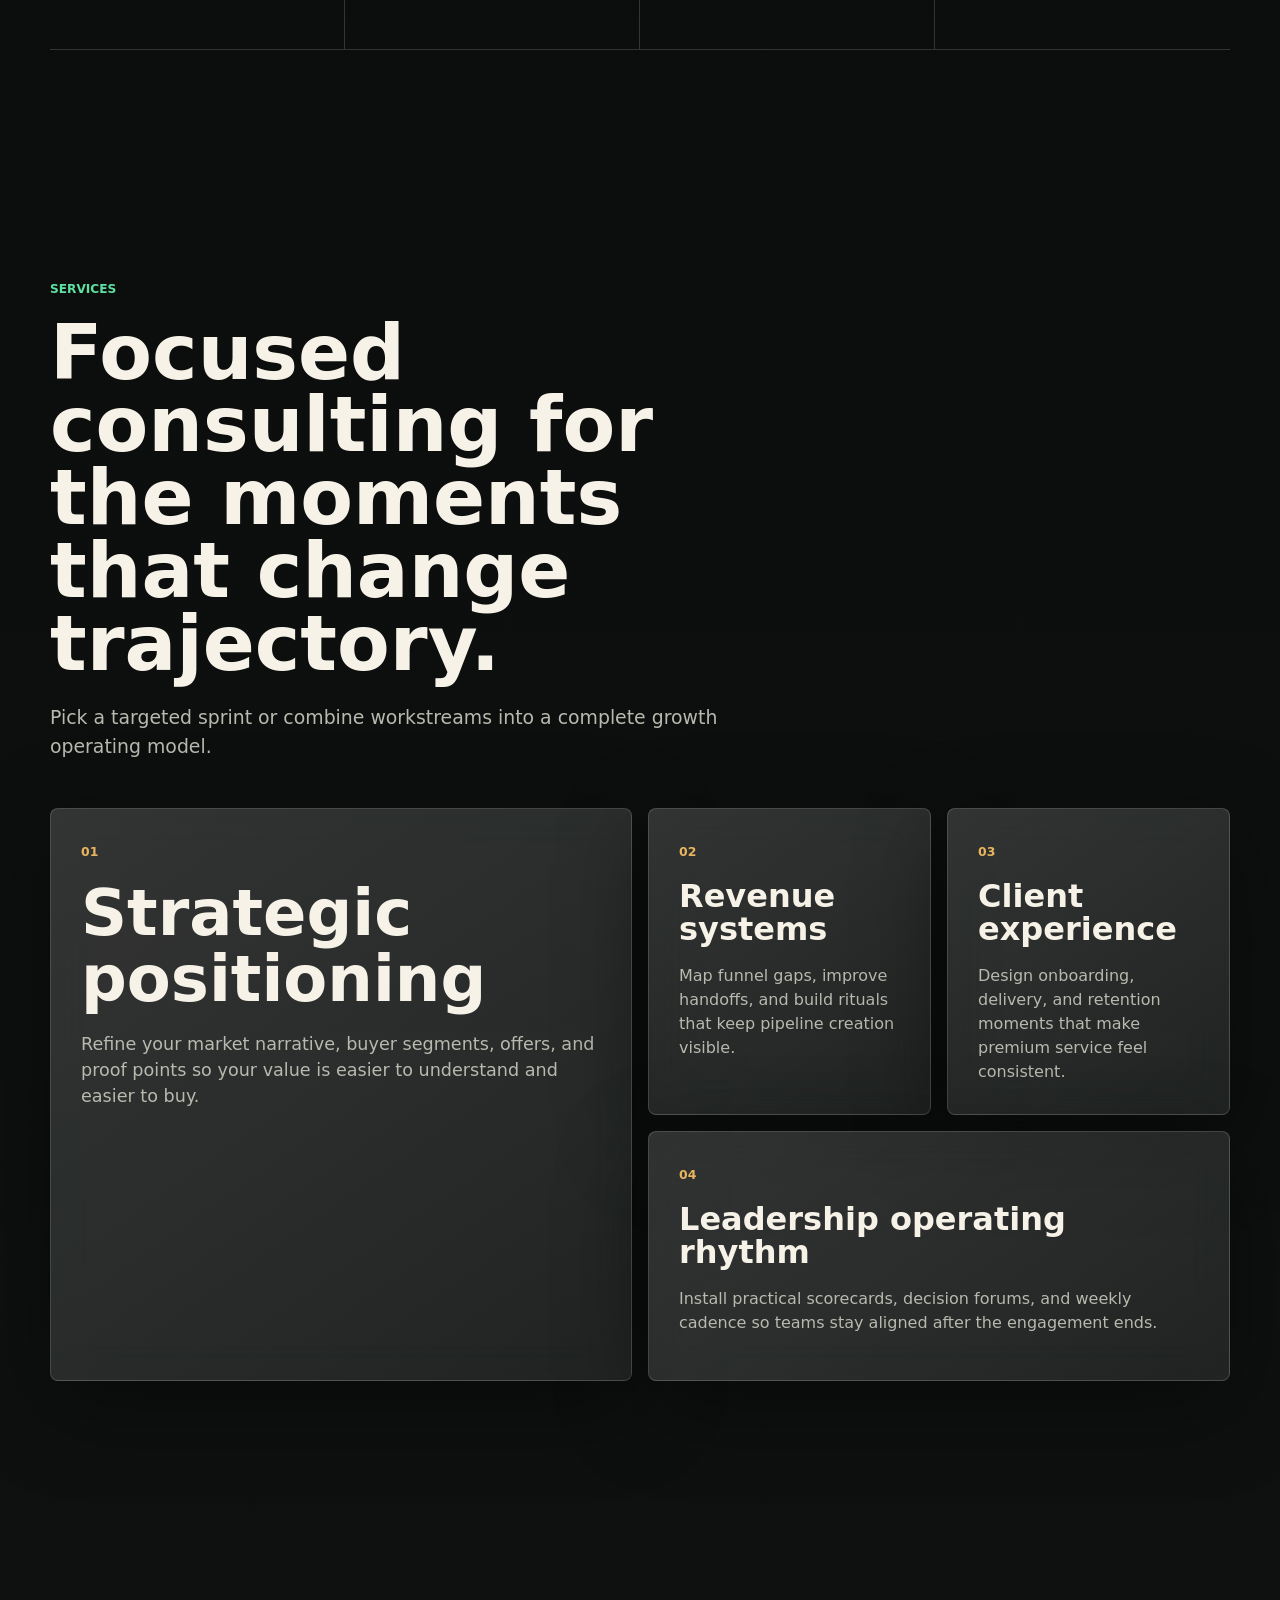
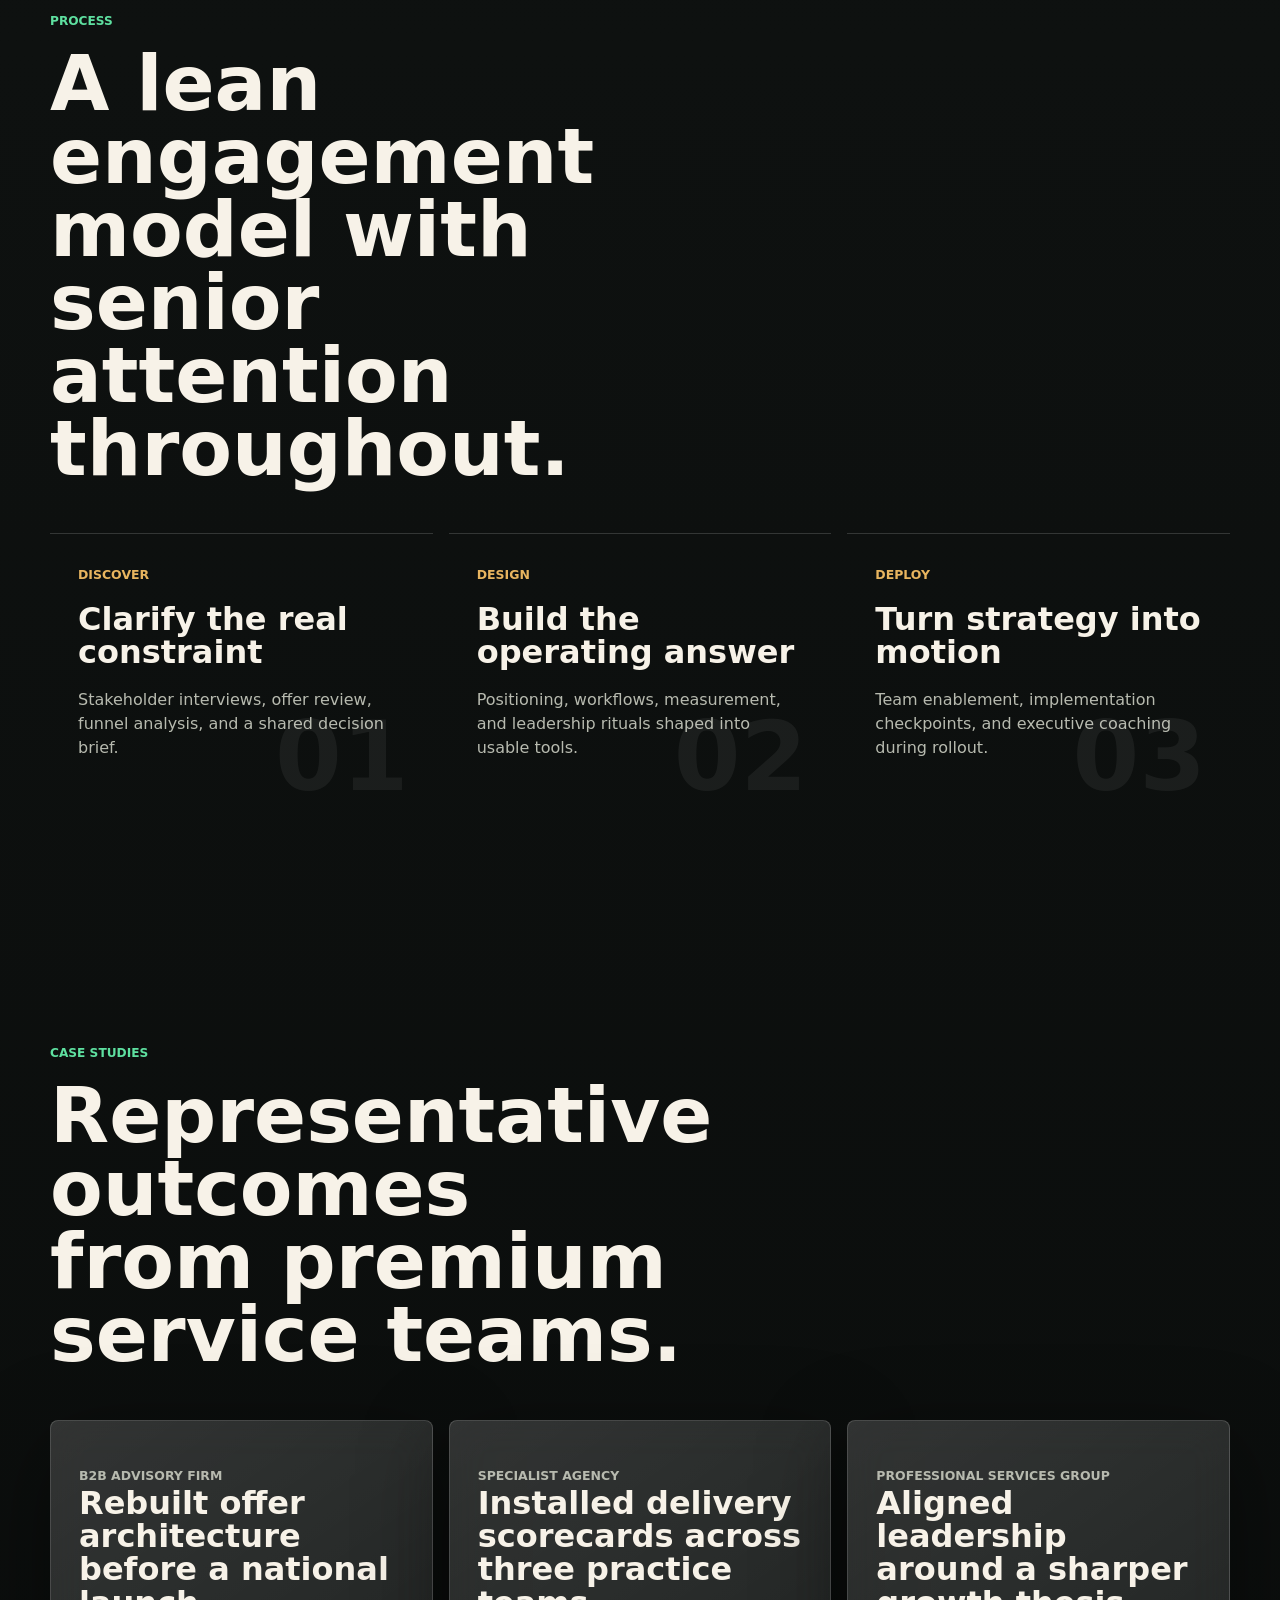
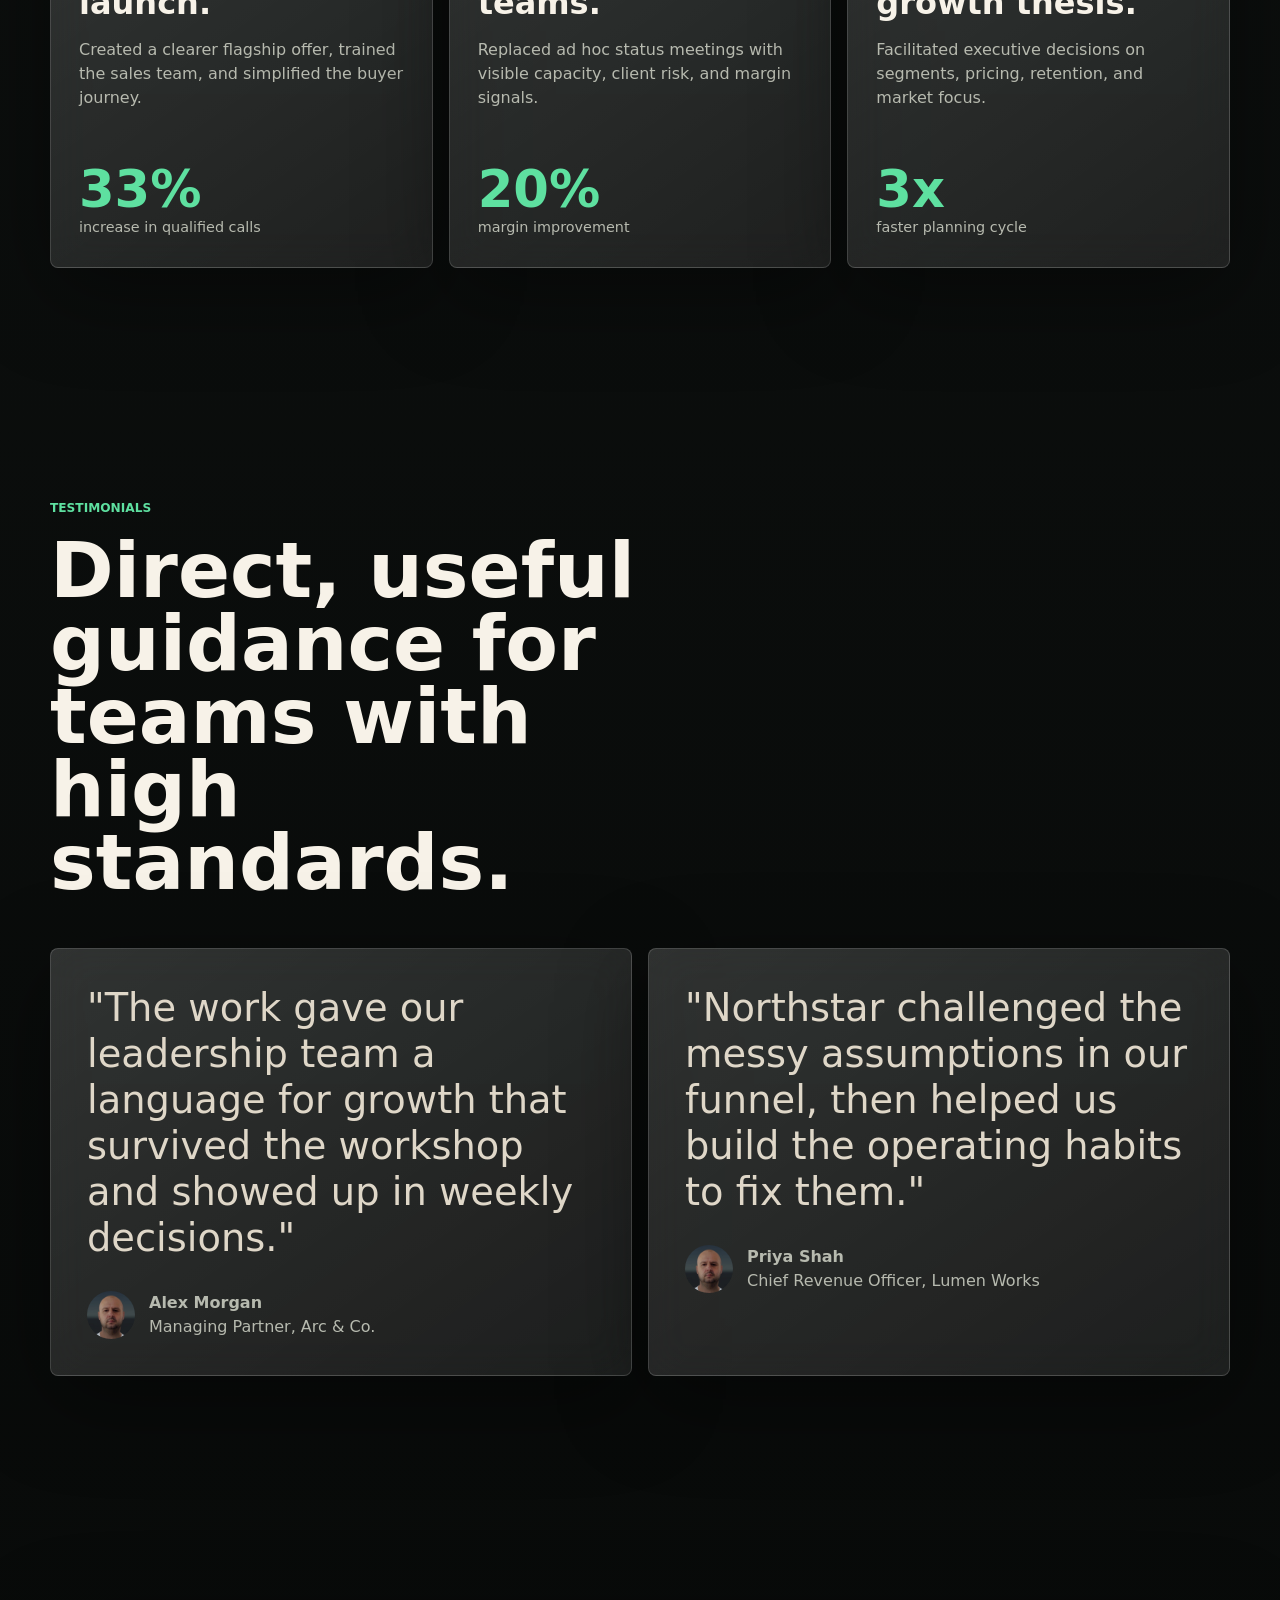
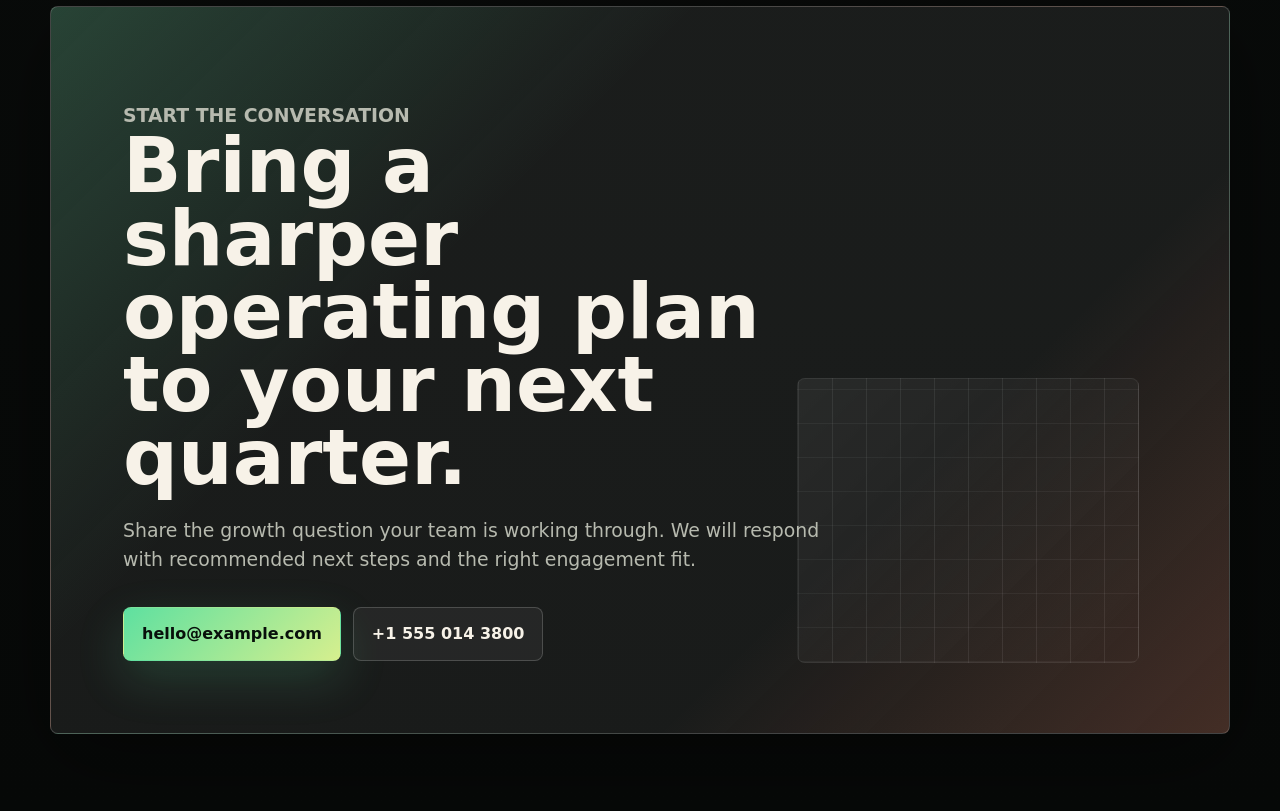
<file: premium-service/index.html>
<!doctype html>
<html lang="en">
  <head>
    <meta charset="utf-8">
    <meta name="viewport" content="width=device-width, initial-scale=1">
    <meta
      name="description"
      content="A premium consulting landing page template for strategic service businesses."
    >
    <title>Northstar Advisory | Premium Consulting</title>
    <script>
      document.documentElement.classList.add("has-js");
    </script>
    <link rel="stylesheet" href="../shared/base.css">
    <link rel="stylesheet" href="styles.css">
    <script src="../shared/nav.js" defer></script>
    <script src="script.js" defer></script>
  </head>
  <body>
    <main>
      <section class="hero section-pad" id="top">
        <div class="hero__glow" aria-hidden="true"></div>
        <div class="site-shell hero__grid">
          <div class="hero__copy">
            <!-- EDITABLE: Hero content -->
            <p class="eyebrow reveal-text">Premium growth consulting</p>
            <h1 class="hero__title reveal-text">
              Sharper strategy for service brands ready to scale.
            </h1>
            <p class="hero__lead reveal-text">
              Northstar Advisory helps leadership teams clarify positioning,
              improve client journeys, and build practical operating systems
              for sustainable growth.
            </p>
            <div class="hero__actions reveal-text" aria-label="Primary actions">
              <a class="button button--primary" href="#contact">Book a strategy call</a>
              <a class="button button--ghost" href="#case-studies">View outcomes</a>
            </div>
          </div>

          <aside class="hero-panel glass-card tilt-card" aria-label="Consulting performance snapshot">
            <!-- EDITABLE: Hero metrics and feature highlights -->
            <div class="hero-panel__top">
              <span>Quarterly growth plan</span>
              <strong>Executive sprint</strong>
            </div>
            <div class="signal-chart" aria-hidden="true">
              <span style="--height: 38%"></span>
              <span style="--height: 54%"></span>
              <span style="--height: 42%"></span>
              <span style="--height: 68%"></span>
              <span style="--height: 78%"></span>
              <span style="--height: 88%"></span>
            </div>
            <div class="metric-row">
              <div>
                <span class="counter" data-target="42" data-suffix="%">0%</span>
                <p>Pipeline lift</p>
              </div>
              <div>
                <span class="counter" data-target="8" data-suffix=" wk">0 wk</span>
                <p>Typical sprint</p>
              </div>
            </div>
            <div class="advisor-strip">
              <img src="assets/avatar.jpg" alt="Consulting advisor portrait">
              <div>
                <strong>Lead advisor</strong>
                <span>Positioning, revenue systems, executive facilitation</span>
              </div>
            </div>
          </aside>
        </div>
      </section>

      <section class="trust section-pad section-reveal" aria-labelledby="trust-title">
        <div class="site-shell">
          <!-- EDITABLE: Trust indicators -->
          <p class="section-kicker" id="trust-title">Trusted by ambitious teams</p>
          <div class="trust__grid">
            <div><strong class="counter" data-target="120" data-suffix="+">0+</strong><span>workshops facilitated</span></div>
            <div><strong class="counter" data-target="31" data-suffix="%">0%</strong><span>average conversion gain</span></div>
            <div><strong class="counter" data-prefix="$" data-target="14" data-suffix="M">$0M</strong><span>client revenue influenced</span></div>
            <div><strong class="counter" data-target="9" data-suffix="/10">0/10</strong><span>client referral score</span></div>
          </div>
        </div>
      </section>

      <section class="section-pad section-reveal" id="services" aria-labelledby="services-title">
        <div class="site-shell">
          <div class="section-heading">
            <!-- EDITABLE: Services section intro -->
            <p class="section-kicker">Services</p>
            <h2 id="services-title">Focused consulting for the moments that change trajectory.</h2>
            <p>
              Pick a targeted sprint or combine workstreams into a complete
              growth operating model.
            </p>
          </div>

          <div class="bento-grid">
            <!-- EDITABLE: Service cards -->
            <article class="bento-card bento-card--large glass-card tilt-card">
              <span class="card-index">01</span>
              <h3>Strategic positioning</h3>
              <p>Refine your market narrative, buyer segments, offers, and proof points so your value is easier to understand and easier to buy.</p>
            </article>
            <article class="bento-card glass-card tilt-card">
              <span class="card-index">02</span>
              <h3>Revenue systems</h3>
              <p>Map funnel gaps, improve handoffs, and build rituals that keep pipeline creation visible.</p>
            </article>
            <article class="bento-card glass-card tilt-card">
              <span class="card-index">03</span>
              <h3>Client experience</h3>
              <p>Design onboarding, delivery, and retention moments that make premium service feel consistent.</p>
            </article>
            <article class="bento-card bento-card--wide glass-card tilt-card">
              <span class="card-index">04</span>
              <h3>Leadership operating rhythm</h3>
              <p>Install practical scorecards, decision forums, and weekly cadence so teams stay aligned after the engagement ends.</p>
            </article>
          </div>
        </div>
      </section>

      <section class="section-pad section-reveal" id="process" aria-labelledby="process-title">
        <div class="site-shell">
          <div class="section-heading">
            <!-- EDITABLE: Process section intro -->
            <p class="section-kicker">Process</p>
            <h2 id="process-title">A lean engagement model with senior attention throughout.</h2>
          </div>
          <div class="process-grid">
            <!-- EDITABLE: Process steps -->
            <article class="process-step">
              <span>Discover</span>
              <h3>Clarify the real constraint</h3>
              <p>Stakeholder interviews, offer review, funnel analysis, and a shared decision brief.</p>
            </article>
            <article class="process-step">
              <span>Design</span>
              <h3>Build the operating answer</h3>
              <p>Positioning, workflows, measurement, and leadership rituals shaped into usable tools.</p>
            </article>
            <article class="process-step">
              <span>Deploy</span>
              <h3>Turn strategy into motion</h3>
              <p>Team enablement, implementation checkpoints, and executive coaching during rollout.</p>
            </article>
          </div>
        </div>
      </section>

      <section class="section-pad section-reveal" id="case-studies" aria-labelledby="case-title">
        <div class="site-shell">
          <div class="section-heading">
            <!-- EDITABLE: Case study section intro -->
            <p class="section-kicker">Case studies</p>
            <h2 id="case-title">Representative outcomes from premium service teams.</h2>
          </div>
          <div class="case-grid">
            <!-- EDITABLE: Case-study cards -->
            <article class="case-card glass-card tilt-card">
              <p class="case-card__tag">B2B advisory firm</p>
              <h3>Rebuilt offer architecture before a national launch.</h3>
              <p>Created a clearer flagship offer, trained the sales team, and simplified the buyer journey.</p>
              <strong class="counter" data-target="36" data-suffix="%">0%</strong>
              <span>increase in qualified calls</span>
            </article>
            <article class="case-card glass-card tilt-card">
              <p class="case-card__tag">Specialist agency</p>
              <h3>Installed delivery scorecards across three practice teams.</h3>
              <p>Replaced ad hoc status meetings with visible capacity, client risk, and margin signals.</p>
              <strong class="counter" data-target="22" data-suffix="%">0%</strong>
              <span>margin improvement</span>
            </article>
            <article class="case-card glass-card tilt-card">
              <p class="case-card__tag">Professional services group</p>
              <h3>Aligned leadership around a sharper growth thesis.</h3>
              <p>Facilitated executive decisions on segments, pricing, retention, and market focus.</p>
              <strong class="counter" data-target="3" data-suffix="x">0x</strong>
              <span>faster planning cycle</span>
            </article>
          </div>
        </div>
      </section>

      <section class="section-pad section-reveal" aria-labelledby="testimonials-title">
        <div class="site-shell">
          <div class="section-heading">
            <!-- EDITABLE: Testimonials section intro -->
            <p class="section-kicker">Testimonials</p>
            <h2 id="testimonials-title">Direct, useful guidance for teams with high standards.</h2>
          </div>
          <div class="testimonial-grid">
            <!-- EDITABLE: Testimonials -->
            <figure class="testimonial glass-card">
              <blockquote>
                "The work gave our leadership team a language for growth that survived the workshop and showed up in weekly decisions."
              </blockquote>
              <figcaption>
                <img src="assets/avatar.jpg" alt="Portrait of Alex Morgan">
                <span><strong>Alex Morgan</strong>Managing Partner, Arc & Co.</span>
              </figcaption>
            </figure>
            <figure class="testimonial glass-card">
              <blockquote>
                "Northstar challenged the messy assumptions in our funnel, then helped us build the operating habits to fix them."
              </blockquote>
              <figcaption>
                <img src="assets/avatar.jpg" alt="Portrait of Priya Shah">
                <span><strong>Priya Shah</strong>Chief Revenue Officer, Lumen Works</span>
              </figcaption>
            </figure>
          </div>
        </div>
      </section>

      <section class="contact-cta section-pad section-reveal" id="contact" aria-labelledby="contact-title">
        <div class="site-shell">
          <div class="cta-panel">
            <!-- EDITABLE: Contact CTA -->
            <p class="section-kicker">Start the conversation</p>
            <h2 id="contact-title">Bring a sharper operating plan to your next quarter.</h2>
            <p>
              Share the growth question your team is working through. We will
              respond with recommended next steps and the right engagement fit.
            </p>
            <div class="cta-panel__actions">
              <a class="button button--primary" href="mailto:hello@example.com">hello@example.com</a>
              <a class="button button--ghost" href="tel:+15550143800">+1 555 014 3800</a>
            </div>
          </div>
        </div>
      </section>
    </main>
  </body>
</html>
</file>
<file: shared/base.css>
:root {
  color-scheme: light;
  font-family: Inter, ui-sans-serif, system-ui, -apple-system, BlinkMacSystemFont, "Segoe UI", sans-serif;
  line-height: 1.5;
  color: #202124;
  background: #f7f5ef;
}

* {
  box-sizing: border-box;
}

body {
  min-height: 100vh;
  margin: 0;
}

a {
  color: inherit;
}

.site-shell {
  width: min(960px, calc(100% - 32px));
  margin: 0 auto;
  padding: 64px 0;
}

.demo-list {
  display: grid;
  grid-template-columns: repeat(auto-fit, minmax(180px, 1fr));
  gap: 12px;
  margin-top: 32px;
}

.demo-list a,
.site-nav a {
  border: 1px solid #d8d2c4;
  border-radius: 8px;
  padding: 12px 14px;
  text-decoration: none;
  background: #fffdf8;
}

.site-nav {
  display: flex;
  flex-wrap: wrap;
  gap: 8px;
  padding: 16px;
  border-bottom: 1px solid #e4dece;
  background: #fffdf8;
}
</file>
<file: experimental-motion/styles.css>
:root {
  color-scheme: dark;
  --ink: #f4f7fb;
  --muted: #aeb9c8;
  --dim: #748195;
  --bg: #07090d;
  --panel: rgba(18, 23, 33, 0.82);
  --panel-strong: rgba(28, 36, 50, 0.9);
  --line: rgba(255, 255, 255, 0.12);
  --cyan: #58d7ff;
  --green: #74f2b3;
  --amber: #ffc857;
  --rose: #ff6b8a;
  --shadow: 0 28px 90px rgba(0, 0, 0, 0.45);
}

html {
  overflow-x: hidden;
  background: var(--bg);
  scroll-behavior: smooth;
}

body {
  width: 100%;
  max-width: 100%;
  overflow-x: hidden;
  color: var(--ink);
  background:
    radial-gradient(circle at 18% 12%, rgba(88, 215, 255, 0.16), transparent 26rem),
    radial-gradient(circle at 82% 10%, rgba(116, 242, 179, 0.12), transparent 24rem),
    linear-gradient(180deg, #07090d 0%, #0c1119 42%, #07090d 100%);
}

body::before {
  position: fixed;
  inset: 0;
  z-index: -2;
  pointer-events: none;
  content: "";
  background-image:
    linear-gradient(rgba(255, 255, 255, 0.035) 1px, transparent 1px),
    linear-gradient(90deg, rgba(255, 255, 255, 0.035) 1px, transparent 1px);
  background-size: 72px 72px;
  mask-image: linear-gradient(to bottom, black, transparent 82%);
}

.site-nav {
  position: sticky;
  top: 0;
  z-index: 20;
  border-color: rgba(255, 255, 255, 0.1);
  background: rgba(7, 9, 13, 0.78);
  backdrop-filter: blur(18px);
}

.site-nav a {
  color: var(--muted);
  background: rgba(255, 255, 255, 0.04);
  border-color: rgba(255, 255, 255, 0.11);
}

.site-nav a:hover,
.site-nav a:focus-visible {
  color: var(--ink);
  border-color: rgba(88, 215, 255, 0.55);
}

.scroll-progress {
  position: fixed;
  top: 0;
  left: 0;
  z-index: 40;
  width: 100%;
  height: 3px;
  transform: scaleX(0);
  transform-origin: left;
  background: linear-gradient(90deg, var(--cyan), var(--green), var(--amber));
}

.cursor-glow {
  position: fixed;
  top: 0;
  left: 0;
  z-index: 2;
  width: 26rem;
  height: 26rem;
  pointer-events: none;
  opacity: 0;
  transform: translate3d(-50%, -50%, 0);
  background: radial-gradient(circle, rgba(88, 215, 255, 0.18), rgba(116, 242, 179, 0.08) 38%, transparent 70%);
  filter: blur(4px);
  transition: opacity 180ms ease;
}

.motion-page {
  position: relative;
  z-index: 3;
  max-width: 100%;
  overflow-x: clip;
}

.section {
  width: min(1180px, calc(100% - 40px));
  margin: 0 auto;
  padding: 100px 0;
}

.hero {
  display: grid;
  grid-template-columns: minmax(0, 1.02fr) minmax(340px, 0.78fr);
  gap: 56px;
  align-items: center;
  min-height: calc(100vh - 74px);
  padding-top: 72px;
}

.eyebrow {
  margin: 0 0 16px;
  color: var(--green);
  font-size: 0.78rem;
  font-weight: 800;
  letter-spacing: 0.16em;
  text-transform: uppercase;
}

.kinetic-title {
  display: grid;
  gap: 0.04em;
  margin: 0;
  font-size: clamp(4rem, 10vw, 8.8rem);
  line-height: 0.88;
  letter-spacing: 0;
}

.kinetic-title span {
  display: block;
  transform-origin: left center;
  animation: titleFloat 7s ease-in-out infinite;
}

.kinetic-title span:nth-child(2) {
  color: transparent;
  -webkit-text-stroke: 1px rgba(244, 247, 251, 0.72);
  animation-delay: -1.1s;
}

.kinetic-title span:nth-child(3) {
  animation-delay: -2.2s;
}

.hero__copy {
  width: min(660px, 100%);
  margin: 28px 0 0;
  color: var(--muted);
  font-size: clamp(1.04rem, 1.8vw, 1.28rem);
}

.hero__actions {
  display: flex;
  flex-wrap: wrap;
  gap: 14px;
  margin-top: 34px;
}

.button {
  display: inline-flex;
  align-items: center;
  justify-content: center;
  min-height: 48px;
  padding: 0 20px;
  border: 1px solid transparent;
  border-radius: 8px;
  font-weight: 800;
  text-decoration: none;
  transition: border-color 180ms ease, background 180ms ease, transform 180ms ease;
  will-change: transform;
}

.button--primary {
  color: #041015;
  background: linear-gradient(135deg, var(--cyan), var(--green));
  box-shadow: 0 16px 40px rgba(88, 215, 255, 0.18);
}

.button--ghost {
  color: var(--ink);
  border-color: rgba(255, 255, 255, 0.16);
  background: rgba(255, 255, 255, 0.05);
}

.hero-orbit {
  position: relative;
  min-height: 540px;
}

.hero-visual {
  position: absolute;
  inset: 5% -16% auto -10%;
  width: 126%;
  max-width: none;
  aspect-ratio: 16 / 9;
  border: 1px solid rgba(255, 255, 255, 0.08);
  border-radius: 8px;
  object-fit: cover;
  opacity: 0.5;
  filter: saturate(0.95) contrast(1.08);
  box-shadow: 0 34px 100px rgba(0, 0, 0, 0.45);
  -webkit-mask-image: linear-gradient(135deg, black 38%, rgba(0, 0, 0, 0.68) 68%, transparent 96%);
  mask-image: linear-gradient(135deg, black 38%, rgba(0, 0, 0, 0.68) 68%, transparent 96%);
}

.orbit-rings {
  position: absolute;
  inset: 10% 4%;
  z-index: -1;
  border: 1px solid rgba(88, 215, 255, 0.28);
  border-radius: 50%;
  box-shadow: inset 0 0 80px rgba(88, 215, 255, 0.06);
  animation: slowSpin 18s linear infinite;
}

.orbit-rings::before,
.orbit-rings::after {
  position: absolute;
  content: "";
  border: 1px solid rgba(255, 255, 255, 0.1);
  border-radius: 50%;
}

.orbit-rings::before {
  inset: 12%;
}

.orbit-rings::after {
  inset: 26%;
  border-color: rgba(116, 242, 179, 0.26);
}

.orbit-card,
.feature-panel,
.showcase-item,
.contact__inner,
.stat,
.story-step {
  border: 1px solid var(--line);
  border-radius: 8px;
  background:
    linear-gradient(135deg, rgba(255, 255, 255, 0.08), rgba(255, 255, 255, 0.025)),
    var(--panel);
  box-shadow: var(--shadow);
}

.interactive-card {
  position: relative;
  overflow: hidden;
  transform: perspective(900px) rotateX(var(--tilt-y, 0deg)) rotateY(var(--tilt-x, 0deg));
  transition: transform 180ms ease, border-color 180ms ease;
}

.interactive-card::before {
  position: absolute;
  inset: -1px;
  pointer-events: none;
  content: "";
  opacity: var(--card-glow, 0);
  background: radial-gradient(420px circle at var(--mx, 50%) var(--my, 50%), rgba(88, 215, 255, 0.22), transparent 42%);
  transition: opacity 160ms ease;
}

.orbit-card {
  position: absolute;
  padding: 22px;
}

.orbit-card--main {
  top: 28%;
  right: 8%;
  width: min(360px, 80%);
  padding: 30px;
}

.orbit-card--top {
  top: 8%;
  left: 2%;
  width: 220px;
}

.orbit-card--bottom {
  right: 0;
  bottom: 6%;
  width: 240px;
}

.orbit-card span,
.card-kicker {
  display: block;
  color: var(--dim);
  font-size: 0.78rem;
  font-weight: 800;
  text-transform: uppercase;
}

.orbit-card strong {
  display: block;
  margin-top: 8px;
  font-size: clamp(2.4rem, 7vw, 5rem);
  line-height: 0.95;
}

.orbit-card small {
  display: block;
  margin-top: 18px;
  color: var(--muted);
}

.section-heading {
  max-width: 740px;
  margin-bottom: 34px;
}

.section-heading h2,
.story__sticky h2,
.contact h2 {
  margin: 0;
  font-size: clamp(2.2rem, 5vw, 4.8rem);
  line-height: 0.98;
  letter-spacing: 0;
}

.panel-grid {
  display: grid;
  grid-template-columns: repeat(3, minmax(0, 1fr));
  gap: 18px;
  align-items: stretch;
}

.feature-panel {
  min-height: 360px;
  padding: 24px;
}

.feature-panel:nth-child(2) {
  margin-top: 38px;
}

.feature-panel:nth-child(3) {
  margin-top: 76px;
}

.panel-index {
  color: var(--amber);
  font-weight: 900;
}

.feature-panel h3,
.showcase-item h3,
.story-step h3 {
  margin: 40px 0 12px;
  font-size: 1.45rem;
  letter-spacing: 0;
}

.feature-panel p,
.showcase-item p,
.story-step p,
.contact p {
  color: var(--muted);
}

.panel-toggle {
  width: 100%;
  min-height: 42px;
  margin-top: 22px;
  border: 1px solid rgba(255, 255, 255, 0.15);
  border-radius: 8px;
  color: var(--ink);
  font: inherit;
  font-weight: 800;
  cursor: pointer;
  background: rgba(255, 255, 255, 0.055);
}

.panel-detail {
  max-height: 0;
  overflow: hidden;
  margin-top: 18px;
  color: var(--muted);
  opacity: 0;
  transition: max-height 240ms ease, opacity 240ms ease;
}

.feature-panel.is-open .panel-detail {
  max-height: 120px;
  opacity: 1;
}

.panel-detail strong {
  color: var(--ink);
}

.story {
  display: grid;
  grid-template-columns: 0.82fr 1fr;
  gap: 48px;
}

.story__sticky {
  position: sticky;
  top: 112px;
  align-self: start;
}

.story-steps {
  display: grid;
  gap: 22px;
}

.story-step {
  min-height: 52vh;
  padding: 28px;
}

.story-step span {
  color: var(--rose);
  font-weight: 900;
  text-transform: uppercase;
}

.stats-grid {
  display: grid;
  grid-template-columns: repeat(4, minmax(0, 1fr));
  gap: 14px;
}

.stat {
  min-height: 180px;
  padding: 22px;
}

.stat strong {
  display: block;
  color: var(--cyan);
  font-size: clamp(2.6rem, 6vw, 5.6rem);
  line-height: 0.9;
}

.stat span {
  display: block;
  margin-top: 18px;
  color: var(--muted);
}

.showcase-grid {
  display: grid;
  grid-template-columns: repeat(4, minmax(0, 1fr));
  gap: 14px;
}

.showcase-item {
  min-height: 280px;
  padding: 22px;
}

.showcase-icon {
  display: inline-grid;
  place-items: center;
  width: 42px;
  height: 42px;
  border: 1px solid rgba(116, 242, 179, 0.4);
  border-radius: 50%;
  color: var(--green);
  font-weight: 900;
}

.contact {
  padding-bottom: 120px;
}

.contact__inner {
  display: grid;
  grid-template-columns: minmax(0, 1fr) minmax(240px, 0.35fr);
  gap: 28px;
  align-items: end;
  padding: clamp(28px, 5vw, 56px);
  background:
    linear-gradient(135deg, rgba(88, 215, 255, 0.16), rgba(116, 242, 179, 0.08)),
    var(--panel-strong);
}

.contact__inner .eyebrow,
.contact__inner h2,
.contact__inner p {
  grid-column: 1;
}

.contact__inner .button {
  grid-column: 2;
  grid-row: 2 / 4;
}

.reveal {
  opacity: 0;
  transform: translateY(24px);
  filter: blur(8px);
  transition: opacity 720ms ease, transform 720ms ease, filter 720ms ease;
}

.reveal.is-visible {
  opacity: 1;
  transform: translateY(0);
  filter: blur(0);
}

@keyframes titleFloat {
  0%,
  100% {
    transform: translateX(0) skewX(0deg);
  }

  50% {
    transform: translateX(0.08em) skewX(-4deg);
  }
}

@keyframes slowSpin {
  to {
    transform: rotate(360deg);
  }
}

@media (max-width: 920px) {
  .section {
    width: min(100% - 28px, 760px);
    padding: 76px 0;
  }

  .hero,
  .story,
  .contact__inner {
    grid-template-columns: 1fr;
  }

  .hero {
    min-height: auto;
  }

  .hero-orbit {
    min-height: 420px;
  }

  .hero-visual {
    inset: 0;
    width: 100%;
  }

  .panel-grid,
  .stats-grid,
  .showcase-grid {
    grid-template-columns: 1fr 1fr;
  }

  .feature-panel:nth-child(2),
  .feature-panel:nth-child(3) {
    margin-top: 0;
  }

  .story__sticky {
    position: static;
  }

  .story-step {
    min-height: auto;
  }

  .contact__inner .button {
    grid-column: 1;
    grid-row: auto;
    width: fit-content;
  }
}

@media (max-width: 620px) {
  .site-nav {
    gap: 6px;
    padding: 10px;
  }

  .site-nav a {
    padding: 8px 10px;
    font-size: 0.85rem;
  }

  .kinetic-title {
    font-size: clamp(3.1rem, 15vw, 5.4rem);
  }

  .hero__actions,
  .button {
    width: 100%;
  }

  .hero-orbit {
    min-height: 360px;
  }

  .hero-visual {
    position: relative;
    inset: auto;
    width: 100%;
    margin-bottom: 12px;
    opacity: 0.72;
    -webkit-mask-image: linear-gradient(to bottom, black 64%, transparent 100%);
    mask-image: linear-gradient(to bottom, black 64%, transparent 100%);
  }

  .orbit-card--main,
  .orbit-card--top,
  .orbit-card--bottom {
    position: relative;
    inset: auto;
    width: 100%;
    margin: 12px 0;
  }

  .orbit-rings {
    inset: 0;
  }

  .panel-grid,
  .stats-grid,
  .showcase-grid {
    grid-template-columns: 1fr;
  }

  .feature-panel,
  .showcase-item,
  .stat {
    min-height: auto;
  }
}

@media (prefers-reduced-motion: reduce) {
  *,
  *::before,
  *::after {
    scroll-behavior: auto !important;
    animation-duration: 0.001ms !important;
    animation-iteration-count: 1 !important;
    transition-duration: 0.001ms !important;
  }

  .cursor-glow {
    display: none;
  }

  .reveal {
    opacity: 1;
    transform: none;
    filter: none;
  }

  .interactive-card {
    transform: none !important;
  }
}
</file>
<file: local-business/styles.css>
:root {
  --paper: #fff9ef;
  --cream: #f5ead8;
  --ink: #281b15;
  --muted: #715f53;
  --line: #e3d2bd;
  --green: #245742;
  --green-dark: #173b2d;
  --brass: #b78345;
  --brick: #8f3f30;
  --white: #fffdf8;
  --shadow: 0 18px 50px rgba(40, 27, 21, 0.14);
  --radius: 8px;
}

html {
  scroll-behavior: smooth;
}

body {
  background:
    linear-gradient(180deg, rgba(255, 249, 239, 0.85), rgba(245, 234, 216, 0.95)),
    var(--paper);
  color: var(--ink);
}

img {
  display: block;
  max-width: 100%;
}

.skip-link {
  position: fixed;
  top: 12px;
  left: 12px;
  z-index: 20;
  transform: translateY(-140%);
  border-radius: var(--radius);
  padding: 10px 14px;
  background: var(--ink);
  color: var(--white);
  text-decoration: none;
  transition: transform 180ms ease;
}

.skip-link:focus {
  transform: translateY(0);
}

.business-nav {
  position: sticky;
  top: 0;
  z-index: 10;
  display: flex;
  align-items: center;
  justify-content: space-between;
  gap: 16px;
  min-height: 72px;
  padding: 12px 18px;
  border-bottom: 1px solid rgba(255, 255, 255, 0.16);
  background: rgba(40, 27, 21, 0.42);
  color: var(--white);
  backdrop-filter: blur(14px);
  transition: min-height 220ms ease, background 220ms ease, box-shadow 220ms ease, color 220ms ease;
}

.business-nav.is-scrolled,
.business-nav.is-open {
  min-height: 62px;
  background: rgba(255, 253, 248, 0.96);
  color: var(--ink);
  box-shadow: 0 12px 36px rgba(40, 27, 21, 0.12);
}

.brand {
  display: inline-flex;
  align-items: center;
  gap: 10px;
  min-width: 0;
  text-decoration: none;
}

.brand-mark {
  display: grid;
  flex: 0 0 42px;
  width: 42px;
  height: 42px;
  place-items: center;
  border: 1px solid currentColor;
  border-radius: 50%;
  font-size: 0.75rem;
  font-weight: 800;
  letter-spacing: 0;
}

.brand-name,
.brand-subtitle {
  display: block;
  white-space: nowrap;
}

.brand-name {
  font-weight: 800;
}

.brand-subtitle {
  color: currentColor;
  font-size: 0.78rem;
  opacity: 0.76;
}

.nav-toggle {
  display: inline-flex;
  align-items: center;
  gap: 8px;
  border: 1px solid currentColor;
  border-radius: 999px;
  padding: 10px 13px;
  background: transparent;
  color: inherit;
  font: inherit;
  font-weight: 800;
  cursor: pointer;
}

.nav-toggle-icon {
  display: grid;
  gap: 4px;
  flex: 0 0 auto;
  width: 18px;
  place-items: stretch;
}

.nav-toggle-icon span {
  display: block;
  width: 18px;
  height: 2px;
  border-radius: 999px;
  background: currentColor;
}

.nav-links {
  position: absolute;
  top: calc(100% + 1px);
  right: 12px;
  left: 12px;
  display: grid;
  gap: 8px;
  max-height: 0;
  overflow: hidden;
  border: 1px solid transparent;
  border-radius: var(--radius);
  background: var(--white);
  color: var(--ink);
  box-shadow: var(--shadow);
  transition: max-height 220ms ease, padding 220ms ease, border-color 220ms ease;
}

.business-nav.is-open .nav-links {
  max-height: 380px;
  padding: 10px;
  border-color: var(--line);
}

.nav-links a {
  border-radius: 6px;
  padding: 10px 12px;
  color: inherit;
  font-weight: 750;
  text-decoration: none;
}

.nav-links a:hover,
.nav-links a:focus-visible {
  background: var(--cream);
}

.nav-cta {
  background: var(--green);
  color: var(--white) !important;
  text-align: center;
}

.hero {
  position: relative;
  display: grid;
  min-height: calc(100svh - 72px);
  margin-top: -72px;
  padding: 150px 18px 32px;
  overflow: hidden;
  isolation: isolate;
}

.hero-bg,
.hero-overlay {
  position: absolute;
  inset: 0;
  z-index: -2;
}

.hero-bg {
  --parallax-y: 0px;
  background-image: url("assets/5_89.webp");
  background-position: center calc(50% + var(--parallax-y));
  background-size: cover;
  transform: scale(1.06);
  transition: background-position 80ms linear;
}

.hero-overlay {
  z-index: -1;
  background:
    linear-gradient(90deg, rgba(22, 14, 10, 0.82), rgba(22, 14, 10, 0.5) 48%, rgba(22, 14, 10, 0.12)),
    linear-gradient(0deg, rgba(40, 27, 21, 0.34), rgba(40, 27, 21, 0.12));
}

.hero-content {
  align-self: end;
  width: min(760px, 100%);
  color: var(--white);
}

.eyebrow {
  margin: 0 0 12px;
  color: var(--brass);
  font-size: 0.78rem;
  font-weight: 900;
  letter-spacing: 0.08em;
  text-transform: uppercase;
}

h1,
h2,
h3,
p {
  margin-top: 0;
}

h1 {
  max-width: 13ch;
  margin-bottom: 18px;
  font-size: clamp(2.7rem, 15vw, 5.8rem);
  line-height: 0.94;
  letter-spacing: 0;
}

h2 {
  margin-bottom: 14px;
  font-size: clamp(2rem, 8vw, 3.7rem);
  line-height: 1;
  letter-spacing: 0;
}

h3 {
  margin-bottom: 8px;
  font-size: 1.18rem;
}

.hero-copy,
.section-heading p,
.section-copy p,
.reservation-card p {
  color: inherit;
  font-size: 1.04rem;
}

.hero-copy {
  max-width: 560px;
  margin-bottom: 26px;
  color: rgba(255, 253, 248, 0.88);
}

.hero-actions,
.reservation-actions {
  display: flex;
  flex-wrap: wrap;
  gap: 10px;
}

.button {
  display: inline-flex;
  align-items: center;
  justify-content: center;
  min-height: 48px;
  border: 1px solid transparent;
  border-radius: 999px;
  padding: 12px 18px;
  font-weight: 850;
  text-decoration: none;
  transition: transform 180ms ease, box-shadow 180ms ease, background 180ms ease;
}

.button:hover,
.button:focus-visible {
  transform: translateY(-2px);
}

.button.primary {
  background: var(--brass);
  color: #21130c;
  box-shadow: 0 12px 28px rgba(0, 0, 0, 0.18);
}

.button.secondary {
  border-color: rgba(255, 253, 248, 0.55);
  color: var(--white);
}

.button.outline {
  border-color: var(--green);
  color: var(--green);
}

.quick-details {
  display: grid;
  gap: 10px;
  max-width: 620px;
  margin: 30px 0 0;
}

.quick-details div {
  border: 1px solid rgba(255, 253, 248, 0.25);
  border-radius: var(--radius);
  padding: 13px 14px;
  background: rgba(255, 253, 248, 0.1);
  backdrop-filter: blur(10px);
}

dt {
  color: var(--muted);
  font-size: 0.78rem;
  font-weight: 900;
  text-transform: uppercase;
}

.hero dt {
  color: rgba(255, 253, 248, 0.68);
}

dd {
  margin: 4px 0 0;
  font-weight: 850;
}

.section {
  padding: 70px 18px;
}

.section-inner {
  width: min(1120px, 100%);
  margin: 0 auto;
}

.section-heading {
  max-width: 680px;
  margin-bottom: 30px;
}

.section-heading p,
.section-copy p,
.reservation-card p {
  color: var(--muted);
}

.two-column {
  display: grid;
  gap: 30px;
}

.story-card {
  overflow: hidden;
  border: 1px solid var(--line);
  border-radius: var(--radius);
  background: var(--white);
  box-shadow: var(--shadow);
}

.story-card img {
  width: 100%;
  aspect-ratio: 4 / 3;
  object-fit: cover;
}

.story-card div {
  display: grid;
  gap: 4px;
  padding: 18px;
}

.story-card span {
  color: var(--muted);
}

.menu-section,
.details-section {
  background: #fffdf8;
}

.menu-grid {
  display: grid;
  gap: 14px;
}

.menu-card {
  display: flex;
  justify-content: space-between;
  gap: 18px;
  min-height: 178px;
  border: 1px solid var(--line);
  border-radius: var(--radius);
  padding: 20px;
  background: linear-gradient(145deg, #fffaf2, #f7ebdc);
  box-shadow: 0 8px 28px rgba(40, 27, 21, 0.08);
  transition: transform 180ms ease, box-shadow 180ms ease, border-color 180ms ease;
}

.menu-card:hover,
.menu-card:focus-within {
  border-color: rgba(143, 63, 48, 0.44);
  box-shadow: 0 20px 44px rgba(40, 27, 21, 0.14);
  transform: translateY(-5px);
}

.menu-card p {
  margin-bottom: 0;
  color: var(--muted);
}

.menu-type {
  display: block;
  margin-bottom: 14px;
  color: var(--brick);
  font-size: 0.72rem;
  font-weight: 900;
  letter-spacing: 0.08em;
  text-transform: uppercase;
}

.price {
  flex: 0 0 auto;
  color: var(--green);
  font-size: 1.25rem;
  font-weight: 900;
}

.gallery-grid {
  display: grid;
  grid-template-columns: 1fr;
  gap: 12px;
}

.gallery-grid img {
  width: 100%;
  min-height: 230px;
  border-radius: var(--radius);
  object-fit: cover;
  box-shadow: 0 10px 34px rgba(40, 27, 21, 0.12);
}

.details-grid {
  display: grid;
  gap: 18px;
}

.hours-panel,
.contact-panel {
  border: 1px solid var(--line);
  border-radius: var(--radius);
  padding: 24px;
  background: var(--paper);
}

.hours-list {
  display: grid;
  gap: 0;
  margin: 22px 0 0;
}

.hours-list div {
  display: grid;
  gap: 4px;
  border-top: 1px solid var(--line);
  padding: 14px 0;
}

address {
  color: var(--muted);
  font-style: normal;
}

.contact-links {
  display: grid;
  gap: 8px;
  margin: 20px 0;
}

.contact-links a {
  color: var(--green);
  font-weight: 850;
  text-decoration-thickness: 2px;
  text-underline-offset: 4px;
}

.map-placeholder {
  position: relative;
  display: grid;
  min-height: 220px;
  place-items: center;
  overflow: hidden;
  border: 1px solid var(--line);
  border-radius: var(--radius);
  background:
    linear-gradient(90deg, transparent 48%, rgba(36, 87, 66, 0.14) 48% 52%, transparent 52%),
    linear-gradient(0deg, transparent 47%, rgba(143, 63, 48, 0.16) 47% 53%, transparent 53%),
    #efe1ce;
  color: var(--ink);
}

.map-placeholder::before,
.map-placeholder::after {
  position: absolute;
  content: "";
  border-radius: 999px;
}

.map-placeholder::before {
  width: 18px;
  height: 18px;
  background: var(--brick);
  box-shadow: 0 0 0 10px rgba(143, 63, 48, 0.16);
}

.map-placeholder::after {
  inset: 18px;
  border: 1px dashed rgba(40, 27, 21, 0.22);
}

.map-placeholder span {
  position: absolute;
  top: 18px;
  left: 18px;
  color: var(--muted);
  font-weight: 800;
}

.map-placeholder strong {
  z-index: 1;
  border-radius: 999px;
  padding: 10px 14px;
  background: var(--white);
  box-shadow: 0 12px 30px rgba(40, 27, 21, 0.16);
}

.reservation-section {
  padding: 42px 18px 76px;
  background: linear-gradient(135deg, var(--green-dark), var(--green));
}

.reservation-card {
  display: grid;
  gap: 22px;
  border-radius: var(--radius);
  padding: 28px;
  background: var(--white);
  box-shadow: var(--shadow);
}

.reservation-card h2 {
  font-size: clamp(2rem, 8vw, 3.2rem);
}

.site-footer {
  display: flex;
  flex-wrap: wrap;
  justify-content: space-between;
  gap: 8px;
  padding: 22px 18px;
  background: var(--ink);
  color: rgba(255, 253, 248, 0.78);
}

.site-footer span:first-child {
  color: var(--white);
  font-weight: 850;
}

.reveal {
  opacity: 0;
  transform: translateY(24px);
  transition: opacity 520ms ease, transform 520ms ease;
}

.reveal.is-visible {
  opacity: 1;
  transform: translateY(0);
}

@media (min-width: 560px) {
  .quick-details {
    grid-template-columns: repeat(2, minmax(0, 1fr));
  }

  .menu-grid {
    grid-template-columns: repeat(2, minmax(0, 1fr));
  }

  .hours-list div {
    grid-template-columns: 1fr auto;
    align-items: center;
  }

  .hours-list dd {
    text-align: right;
  }
}

@media (min-width: 760px) {
  .business-nav {
    padding-inline: 28px;
  }

  .nav-toggle {
    display: none;
  }

  .nav-links {
    position: static;
    display: flex;
    align-items: center;
    gap: 4px;
    max-height: none;
    overflow: visible;
    border: 0;
    background: transparent;
    color: inherit;
    box-shadow: none;
    transition: none;
  }

  .nav-links a {
    padding: 10px 11px;
  }

  .business-nav:not(.is-scrolled) .nav-links a:hover,
  .business-nav:not(.is-scrolled) .nav-links a:focus-visible {
    background: rgba(255, 253, 248, 0.15);
  }

  .nav-cta {
    margin-left: 4px;
    padding-inline: 16px !important;
  }

  .hero {
    min-height: 760px;
    padding: 180px 32px 58px;
  }

  .section {
    padding: 96px 32px;
  }

  .two-column,
  .details-grid,
  .reservation-card {
    grid-template-columns: 1fr 1fr;
    align-items: center;
  }

  .section-copy {
    max-width: 560px;
  }

  .story-card {
    justify-self: end;
    width: min(460px, 100%);
  }

  .gallery-grid {
    grid-template-columns: 1.2fr 0.8fr;
    grid-template-rows: repeat(2, minmax(220px, 1fr));
  }

  .gallery-large {
    grid-row: span 2;
  }

  .reservation-section {
    padding-inline: 32px;
  }

  .reservation-actions {
    justify-content: flex-end;
  }
}

@media (min-width: 1020px) {
  .menu-grid {
    grid-template-columns: repeat(4, minmax(0, 1fr));
  }

  .menu-card {
    flex-direction: column;
  }
}

@media (prefers-reduced-motion: reduce) {
  *,
  *::before,
  *::after {
    scroll-behavior: auto !important;
    transition-duration: 0.001ms !important;
    animation-duration: 0.001ms !important;
    animation-iteration-count: 1 !important;
  }

  .hero-bg {
    background-position: center center !important;
    transform: none;
  }

  .reveal {
    opacity: 1;
    transform: none;
  }
}
</file>
<file: premium-service/styles.css>
:root {
  color-scheme: dark;
  --ink: #f7f2e8;
  --muted: #b7baaf;
  --soft: #dfd7c8;
  --night: #070908;
  --night-2: #0f1412;
  --panel: rgba(255, 255, 255, 0.075);
  --panel-strong: rgba(255, 255, 255, 0.12);
  --line: rgba(255, 255, 255, 0.16);
  --emerald: #5ee0a0;
  --amber: #e8b55f;
  --copper: #d87050;
  --cyan: #79d8e7;
  --radius: 8px;
  --shadow: 0 24px 90px rgba(0, 0, 0, 0.42);
  background: var(--night);
  color: var(--ink);
}

html {
  scroll-behavior: smooth;
}

body {
  min-width: 320px;
  overflow-x: hidden;
  background:
    radial-gradient(circle at 12% 10%, rgba(94, 224, 160, 0.16), transparent 28rem),
    radial-gradient(circle at 88% 6%, rgba(232, 181, 95, 0.13), transparent 26rem),
    linear-gradient(180deg, #080a09 0%, #0e1110 45%, #070908 100%);
  color: var(--ink);
}

body::before {
  position: fixed;
  inset: 0;
  z-index: -1;
  pointer-events: none;
  content: "";
  background-image:
    linear-gradient(rgba(255, 255, 255, 0.028) 1px, transparent 1px),
    linear-gradient(90deg, rgba(255, 255, 255, 0.024) 1px, transparent 1px);
  background-size: 72px 72px;
  mask-image: linear-gradient(to bottom, rgba(0, 0, 0, 0.9), transparent 86%);
}

.site-nav {
  position: sticky;
  top: 0;
  z-index: 20;
  padding: 12px clamp(16px, 4vw, 36px);
  border-color: rgba(255, 255, 255, 0.1);
  background: rgba(7, 9, 8, 0.78);
  backdrop-filter: blur(18px);
}

.site-nav a {
  border-color: rgba(255, 255, 255, 0.13);
  background: rgba(255, 255, 255, 0.055);
  color: var(--soft);
  font-size: 0.84rem;
}

.site-nav a:hover {
  border-color: rgba(94, 224, 160, 0.36);
  color: var(--ink);
}

.site-shell {
  width: min(1180px, calc(100% - 40px));
  max-width: none;
  padding: 0;
}

.section-pad {
  padding: clamp(72px, 9vw, 132px) 0;
}

.hero {
  position: relative;
  min-height: calc(100svh - 64px);
  display: grid;
  align-items: center;
  isolation: isolate;
}

.hero__glow {
  position: absolute;
  inset: 12% 4% auto auto;
  z-index: -1;
  width: min(620px, 70vw);
  aspect-ratio: 1;
  border-radius: 50%;
  background:
    linear-gradient(135deg, rgba(94, 224, 160, 0.22), rgba(121, 216, 231, 0.1) 42%, rgba(232, 181, 95, 0.12));
  filter: blur(56px);
  opacity: 0.72;
}

.hero__grid {
  display: grid;
  grid-template-columns: minmax(0, 1.05fr) minmax(330px, 0.7fr);
  gap: clamp(32px, 6vw, 76px);
  align-items: center;
}

.hero__copy {
  max-width: 820px;
}

.eyebrow,
.section-kicker {
  margin: 0 0 18px;
  color: var(--emerald);
  font-size: 0.76rem;
  font-weight: 760;
  letter-spacing: 0;
  text-transform: uppercase;
}

.hero__title,
.section-heading h2,
.cta-panel h2 {
  margin: 0;
  color: var(--ink);
  font-weight: 760;
  letter-spacing: 0;
  line-height: 0.95;
}

.hero__title {
  max-width: 12ch;
  font-size: clamp(4rem, 10vw, 9.8rem);
}

.hero__lead {
  max-width: 720px;
  margin: 28px 0 0;
  color: var(--muted);
  font-size: clamp(1.12rem, 2vw, 1.45rem);
  line-height: 1.62;
}

.hero__actions,
.cta-panel__actions {
  display: flex;
  flex-wrap: wrap;
  gap: 12px;
  margin-top: 34px;
}

.button {
  display: inline-flex;
  align-items: center;
  justify-content: center;
  min-height: 50px;
  border: 1px solid transparent;
  border-radius: var(--radius);
  padding: 14px 18px;
  color: var(--ink);
  font-weight: 760;
  text-decoration: none;
  transition: transform 180ms ease, border-color 180ms ease, background 180ms ease;
}

.button:hover {
  transform: translateY(-2px);
}

.button--primary {
  background: linear-gradient(135deg, var(--emerald), #d6ef8e);
  color: #08100b;
  box-shadow: 0 18px 48px rgba(94, 224, 160, 0.18);
}

.button--ghost {
  border-color: rgba(255, 255, 255, 0.18);
  background: rgba(255, 255, 255, 0.055);
}

.glass-card {
  border: 1px solid var(--line);
  border-radius: var(--radius);
  background:
    linear-gradient(145deg, rgba(255, 255, 255, 0.12), rgba(255, 255, 255, 0.045)),
    rgba(255, 255, 255, 0.045);
  box-shadow: var(--shadow);
  backdrop-filter: blur(20px);
}

.tilt-card {
  transform-style: preserve-3d;
  transition: transform 180ms ease, border-color 180ms ease, background 180ms ease;
}

.tilt-card:hover,
.tilt-card:focus-within {
  border-color: rgba(94, 224, 160, 0.36);
}

.hero-panel {
  position: relative;
  overflow: hidden;
  padding: clamp(22px, 3vw, 30px);
}

.hero-panel::before {
  position: absolute;
  inset: 0;
  content: "";
  background:
    linear-gradient(130deg, rgba(94, 224, 160, 0.2), transparent 36%),
    radial-gradient(circle at 82% 18%, rgba(232, 181, 95, 0.24), transparent 28%);
  opacity: 0.82;
}

.hero-panel > * {
  position: relative;
}

.hero-panel__top,
.metric-row,
.advisor-strip {
  display: flex;
  align-items: center;
  justify-content: space-between;
  gap: 16px;
}

.hero-panel__top span,
.metric-row p,
.advisor-strip span,
.trust__grid span,
.case-card span {
  color: var(--muted);
  font-size: 0.9rem;
}

.hero-panel__top strong {
  font-size: 1.05rem;
}

.signal-chart {
  display: grid;
  grid-template-columns: repeat(6, 1fr);
  align-items: end;
  gap: 10px;
  height: 260px;
  margin: 34px 0;
  padding: 16px;
  border: 1px solid rgba(255, 255, 255, 0.1);
  border-radius: var(--radius);
  background: rgba(0, 0, 0, 0.22);
}

.signal-chart span {
  height: var(--height);
  min-height: 32px;
  border-radius: 5px 5px 2px 2px;
  background: linear-gradient(180deg, rgba(94, 224, 160, 0.95), rgba(121, 216, 231, 0.35));
  box-shadow: 0 18px 34px rgba(94, 224, 160, 0.14);
  transform-origin: bottom;
  animation: bar-rise 900ms ease both;
}

.signal-chart span:nth-child(2) { animation-delay: 80ms; }
.signal-chart span:nth-child(3) { animation-delay: 160ms; }
.signal-chart span:nth-child(4) { animation-delay: 240ms; }
.signal-chart span:nth-child(5) { animation-delay: 320ms; }
.signal-chart span:nth-child(6) { animation-delay: 400ms; }

.metric-row {
  align-items: stretch;
}

.metric-row > div {
  flex: 1;
  padding: 18px;
  border: 1px solid rgba(255, 255, 255, 0.11);
  border-radius: var(--radius);
  background: rgba(0, 0, 0, 0.2);
}

.metric-row span,
.trust__grid strong,
.case-card strong {
  display: block;
  color: var(--ink);
  font-size: clamp(2rem, 4vw, 3.3rem);
  line-height: 1;
}

.metric-row p {
  margin: 10px 0 0;
}

.advisor-strip {
  justify-content: flex-start;
  margin-top: 18px;
  padding: 14px;
  border: 1px solid rgba(255, 255, 255, 0.11);
  border-radius: var(--radius);
  background: rgba(0, 0, 0, 0.2);
}

.advisor-strip img,
.testimonial img {
  width: 48px;
  height: 48px;
  flex: 0 0 auto;
  border-radius: 50%;
  object-fit: cover;
  filter: saturate(0.88) contrast(1.05);
}

.advisor-strip strong,
.testimonial strong {
  display: block;
}

.section-heading {
  max-width: 800px;
  margin-bottom: clamp(28px, 5vw, 48px);
}

.section-heading h2,
.cta-panel h2 {
  max-width: 12ch;
  font-size: clamp(2.7rem, 6vw, 6.3rem);
}

.section-heading p:not(.section-kicker),
.cta-panel p {
  max-width: 700px;
  margin: 22px 0 0;
  color: var(--muted);
  font-size: clamp(1rem, 1.6vw, 1.18rem);
}

.trust {
  padding-top: 24px;
}

.trust__grid {
  display: grid;
  grid-template-columns: repeat(4, 1fr);
  border-top: 1px solid var(--line);
  border-bottom: 1px solid var(--line);
}

.trust__grid div {
  min-height: 170px;
  padding: 30px 24px;
  border-right: 1px solid var(--line);
}

.trust__grid div:last-child {
  border-right: 0;
}

.trust__grid strong {
  margin-bottom: 12px;
  color: var(--amber);
}

.bento-grid,
.case-grid,
.testimonial-grid,
.process-grid {
  display: grid;
  gap: 16px;
}

.bento-grid {
  grid-template-columns: repeat(4, minmax(0, 1fr));
}

.bento-card {
  min-height: 250px;
  padding: clamp(22px, 3vw, 30px);
}

.bento-card--large {
  grid-column: span 2;
  grid-row: span 2;
  min-height: 516px;
}

.bento-card--wide {
  grid-column: span 2;
}

.card-index,
.process-step span,
.case-card__tag {
  display: inline-flex;
  margin-bottom: 18px;
  color: var(--amber);
  font-size: 0.78rem;
  font-weight: 800;
  letter-spacing: 0;
  text-transform: uppercase;
}

.bento-card h3,
.process-step h3,
.case-card h3 {
  margin: 0;
  color: var(--ink);
  font-size: clamp(1.45rem, 2.5vw, 2.3rem);
  line-height: 1.04;
}

.bento-card p,
.process-step p,
.case-card p {
  margin: 18px 0 0;
  color: var(--muted);
}

.bento-card--large h3 {
  max-width: 10ch;
  font-size: clamp(2.2rem, 5vw, 5rem);
}

.bento-card--large p {
  max-width: 520px;
  font-size: 1.1rem;
}

.process-grid {
  grid-template-columns: repeat(3, 1fr);
  counter-reset: process;
}

.process-step {
  position: relative;
  min-height: 280px;
  padding: 28px;
  border-top: 1px solid var(--line);
}

.process-step::after {
  position: absolute;
  right: 24px;
  bottom: 8px;
  counter-increment: process;
  content: "0" counter(process);
  color: rgba(255, 255, 255, 0.06);
  font-size: 6rem;
  font-weight: 800;
  line-height: 1;
}

.case-grid {
  grid-template-columns: repeat(3, 1fr);
}

.case-card {
  min-height: 430px;
  padding: 28px;
}

.case-card strong {
  margin-top: 54px;
  color: var(--emerald);
}

.testimonial-grid {
  grid-template-columns: repeat(2, 1fr);
}

.testimonial {
  margin: 0;
  padding: clamp(24px, 4vw, 36px);
}

.testimonial blockquote {
  margin: 0;
  color: var(--soft);
  font-size: clamp(1.45rem, 3vw, 2.4rem);
  line-height: 1.2;
}

.testimonial figcaption {
  display: flex;
  align-items: center;
  gap: 14px;
  margin-top: 30px;
  color: var(--muted);
}

.contact-cta {
  padding-bottom: clamp(32px, 6vw, 78px);
}

.cta-panel {
  position: relative;
  overflow: hidden;
  min-height: 520px;
  padding: clamp(28px, 7vw, 72px);
  border: 1px solid rgba(255, 255, 255, 0.18);
  border-radius: var(--radius);
  background:
    linear-gradient(135deg, rgba(94, 224, 160, 0.2), transparent 34%),
    linear-gradient(315deg, rgba(216, 112, 80, 0.22), transparent 30%),
    rgba(255, 255, 255, 0.075);
  box-shadow: var(--shadow);
}

.cta-panel::after {
  position: absolute;
  right: clamp(20px, 7vw, 90px);
  bottom: clamp(20px, 7vw, 70px);
  width: min(340px, 42vw);
  aspect-ratio: 1.2;
  border: 1px solid rgba(255, 255, 255, 0.13);
  border-radius: var(--radius);
  content: "";
  background:
    linear-gradient(135deg, rgba(255, 255, 255, 0.14), transparent),
    repeating-linear-gradient(90deg, rgba(255, 255, 255, 0.16) 0 1px, transparent 1px 34px),
    repeating-linear-gradient(0deg, rgba(255, 255, 255, 0.1) 0 1px, transparent 1px 34px);
  opacity: 0.48;
}

.cta-panel > * {
  position: relative;
  z-index: 1;
}

.reveal-text {
  opacity: 0;
  transform: translateY(24px);
  animation: text-reveal 760ms cubic-bezier(0.22, 1, 0.36, 1) forwards;
}

.reveal-text:nth-child(2) { animation-delay: 120ms; }
.reveal-text:nth-child(3) { animation-delay: 240ms; }
.reveal-text:nth-child(4) { animation-delay: 360ms; }

.has-js .section-reveal {
  opacity: 0;
  transform: translateY(32px);
  transition: opacity 650ms ease, transform 650ms ease;
}

.has-js .section-reveal.is-visible {
  opacity: 1;
  transform: translateY(0);
}

@keyframes text-reveal {
  to {
    opacity: 1;
    transform: translateY(0);
  }
}

@keyframes bar-rise {
  from {
    transform: scaleY(0.15);
    opacity: 0.2;
  }
  to {
    transform: scaleY(1);
    opacity: 1;
  }
}

@media (max-width: 920px) {
  .hero {
    min-height: auto;
  }

  .hero__grid,
  .testimonial-grid {
    grid-template-columns: 1fr;
  }

  .hero__title {
    max-width: 11ch;
  }

  .trust__grid,
  .bento-grid,
  .case-grid,
  .process-grid {
    grid-template-columns: repeat(2, 1fr);
  }

  .bento-card--large,
  .bento-card--wide {
    grid-column: span 2;
  }

  .trust__grid div:nth-child(2) {
    border-right: 0;
  }

  .trust__grid div {
    border-bottom: 1px solid var(--line);
  }

  .trust__grid div:nth-last-child(-n + 2) {
    border-bottom: 0;
  }
}

@media (max-width: 640px) {
  .site-shell {
    width: min(100% - 28px, 1180px);
  }

  .section-pad {
    padding: 64px 0;
  }

  .hero__title {
    font-size: clamp(3.35rem, 18vw, 5.4rem);
  }

  .section-heading h2,
  .cta-panel h2 {
    max-width: none;
    font-size: clamp(2.45rem, 13vw, 4.1rem);
  }

  .button {
    width: 100%;
  }

  .trust__grid,
  .bento-grid,
  .case-grid,
  .process-grid {
    grid-template-columns: 1fr;
  }

  .trust__grid div,
  .trust__grid div:nth-child(2) {
    min-height: 140px;
    border-right: 0;
    border-bottom: 1px solid var(--line);
  }

  .trust__grid div:last-child {
    border-bottom: 0;
  }

  .bento-card,
  .bento-card--large,
  .bento-card--wide,
  .case-card {
    grid-column: auto;
    min-height: auto;
  }

  .signal-chart {
    height: 210px;
  }

  .metric-row {
    flex-direction: column;
  }

  .cta-panel {
    min-height: 0;
  }

  .cta-panel::after {
    display: none;
  }
}

@media (prefers-reduced-motion: reduce) {
  *,
  *::before,
  *::after {
    scroll-behavior: auto !important;
    animation-duration: 0.001ms !important;
    animation-iteration-count: 1 !important;
    transition-duration: 0.001ms !important;
  }

  .reveal-text,
  .section-reveal {
    opacity: 1;
    transform: none;
  }
}
</file>
